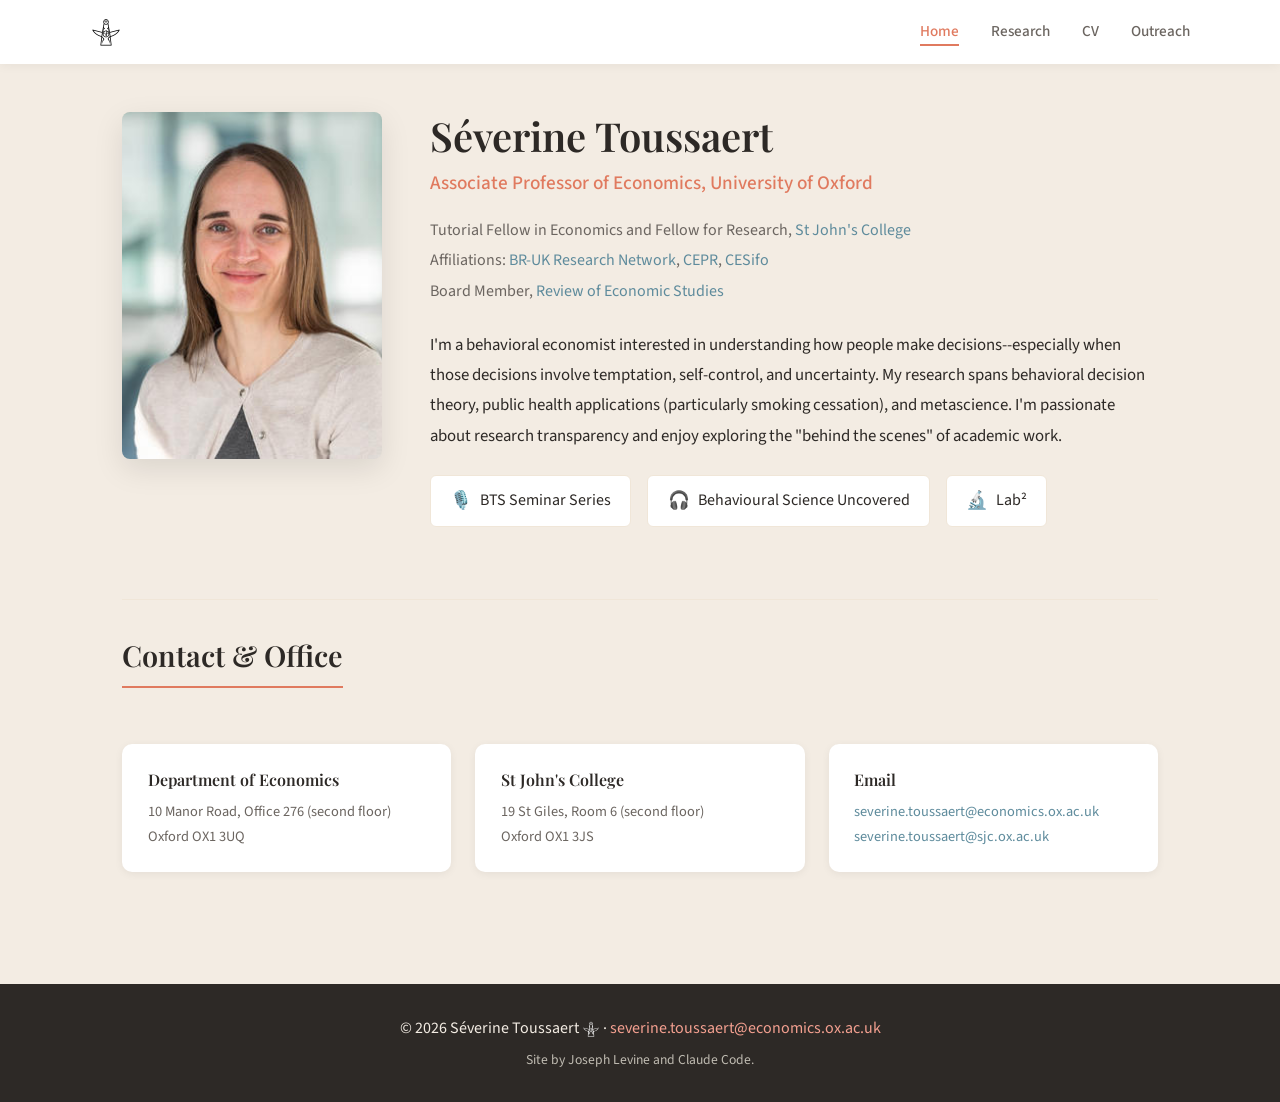
<file: index.html>
<!DOCTYPE html>
<html lang="en">
<head>
    <meta charset="UTF-8">
    <meta name="viewport" content="width=device-width, initial-scale=1.0">
    <title>Séverine Toussaert | Associate Professor of Economics</title>
    <link href="https://fonts.googleapis.com/css2?family=Playfair+Display:wght@400;500;600;700&family=Source+Sans+3:wght@300;400;500;600&display=swap" rel="stylesheet">
    <link rel="stylesheet" href="styles.css">
    <link rel="icon" type="image/png" href="favicon-footer.png">
</head>
<body>
    <nav>
        <div class="nav-container">
            <a href="index.html" class="logo" aria-label="Home">
                <img src="favicon-footer.png" alt="" width="28" height="28">
            </a>
            <ul>
                <li><a href="index.html" class="active">Home</a></li>
                <li><a href="research.html">Research</a></li>
                <li><a href="cv.html">CV</a></li>
                <li><a href="media.html">Outreach</a></li>
            </ul>
        </div>
    </nav>

    <main>
        <div class="hero">
            <div class="hero-photo">
                <img src="headshot.jpg" alt="Séverine Toussaert">
            </div>
            <div class="hero-content">
                <h1>Séverine Toussaert</h1>
                <p class="title">Associate Professor of Economics, University of Oxford</p>
                <div class="affiliations">
                    Tutorial Fellow in Economics and Fellow for Research, <a href="https://www.sjc.ox.ac.uk/" target="_blank" rel="noopener noreferrer">St John's College</a><br>
                    Affiliations: <a href="https://usher.ed.ac.uk/behavioural-research-uk" target="_blank" rel="noopener noreferrer">BR-UK Research Network</a>, <a href="https://cepr.org/" target="_blank" rel="noopener noreferrer">CEPR</a>, <a href="https://www.ifo.de/en/cesifo/cesifo-homepage" target="_blank" rel="noopener noreferrer">CESifo</a><br>
                    Board Member, <a href="https://www.restud.com/" target="_blank" rel="noopener noreferrer">Review of Economic Studies</a>
                </div>
                <p class="bio">
                    I'm a behavioral economist interested in understanding how people make decisions--especially when those decisions involve temptation, self-control, and uncertainty. My research spans behavioral decision theory, public health applications (particularly smoking cessation), and metascience. I'm passionate about research transparency and enjoy exploring the "behind the scenes" of academic work.
                </p>
                <div class="projects">
                    <a href="https://bts-seminar.net" class="project-link" target="_blank" rel="noopener noreferrer">
                        <span class="icon">🎙️</span>
                        BTS Seminar Series
                    </a>
                    <a href="https://bsuncovered.com" class="project-link" target="_blank" rel="noopener noreferrer">
                        <span class="icon">🎧</span>
                        Behavioural Science Uncovered
                    </a>
                    <a href="https://labsquare.net/" class="project-link" target="_blank" rel="noopener noreferrer">
                        <span class="icon">🔬</span>
                        Lab²
                    </a>
                </div>
            </div>
        </div>

        <section class="contact-section">
            <h2 class="section-header">Contact & Office</h2>
            <div class="contact-grid">
                <div class="contact-card">
                    <h3>Department of Economics</h3>
                    <p>10 Manor Road, Office 276 (second floor)<br>Oxford OX1 3UQ</p>
                </div>
                <div class="contact-card">
                    <h3>St John's College</h3>
                    <p>19 St Giles, Room 6 (second floor)<br>Oxford OX1 3JS</p>
                </div>
                <div class="contact-card">
                    <h3>Email</h3>
                    <p>
                        <a href="mailto:severine.toussaert@economics.ox.ac.uk">severine.toussaert@economics.ox.ac.uk</a><br>
                        <a href="mailto:severine.toussaert@sjc.ox.ac.uk">severine.toussaert@sjc.ox.ac.uk</a>
                    </p>
                </div>
            </div>
        </section>
    </main>

    <footer>
        <p class="footer-line">&copy; 2026 Séverine Toussaert <img src="favicon-footer.png" alt="" class="footer-favicon footer-favicon-light"> &middot; <a href="mailto:severine.toussaert@economics.ox.ac.uk">severine.toussaert@economics.ox.ac.uk</a></p>
        <p class="footer-credit">Site by Joseph Levine and Claude Code.</p>
    </footer>
</body>
</html>
</file>
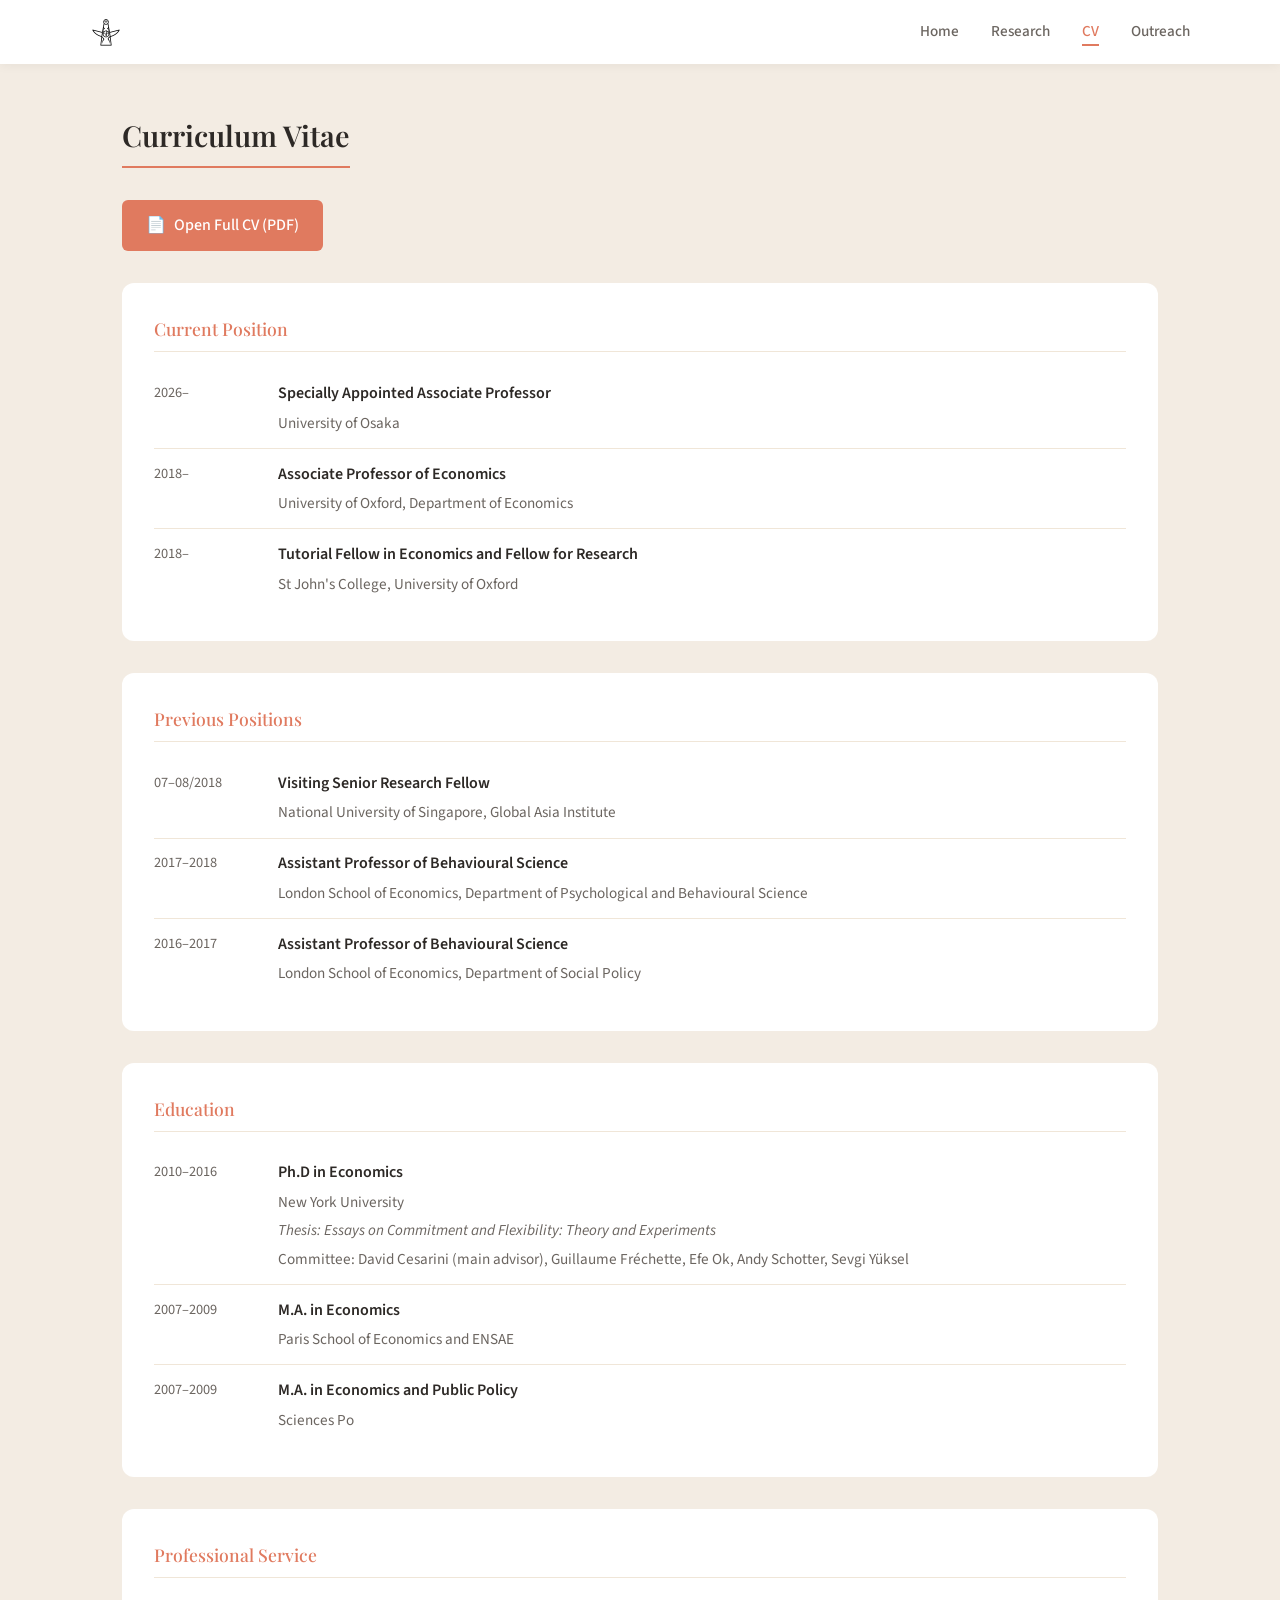
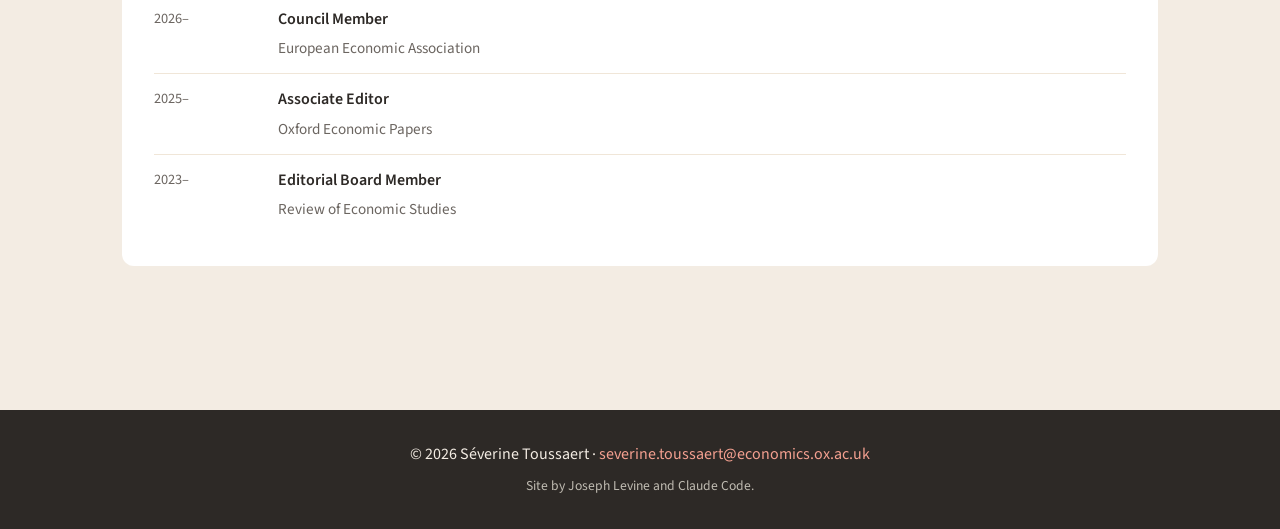
<file: cv.html>
<!DOCTYPE html>
<html lang="en">
<head>
    <meta charset="UTF-8">
    <meta name="viewport" content="width=device-width, initial-scale=1.0">
    <title>CV | Séverine Toussaert</title>
    <link href="https://fonts.googleapis.com/css2?family=Playfair+Display:wght@400;500;600;700&family=Source+Sans+3:wght@300;400;500;600&display=swap" rel="stylesheet">
    <link rel="stylesheet" href="styles.css">
    <link rel="icon" type="image/png" href="favicon-footer.png">
</head>
<body>
    <nav>
        <div class="nav-container">
            <a href="index.html" class="logo" aria-label="Home">
                <img src="favicon-footer.png" alt="" width="28" height="28">
            </a>
            <ul>
                <li><a href="index.html">Home</a></li>
                <li><a href="research.html">Research</a></li>
                <li><a href="cv.html" class="active">CV</a></li>
                <li><a href="media.html">Outreach</a></li>
            </ul>
        </div>
    </nav>

    <main>
        <h2 class="section-header">Curriculum Vitae</h2>

        <div class="cv-intro">
            <a href="new_CV.pdf" class="download-cv" target="_blank" rel="noopener noreferrer">
                <span>📄</span> Open Full CV (PDF)
            </a>
        </div>

        <div class="cv-section">
            <h3>Current Position</h3>
            <div class="cv-grid">
                <div class="cv-item">
                    <span class="cv-year">2026–</span>
                    <div class="cv-content">
                        <strong>Specially Appointed Associate Professor</strong>
                        <p>University of Osaka</p>
                    </div>
                </div>
                <div class="cv-item">
                    <span class="cv-year">2018–</span>
                    <div class="cv-content">
                        <strong>Associate Professor of Economics</strong>
                        <p>University of Oxford, Department of Economics</p>
                    </div>
                </div>
                <div class="cv-item">
                    <span class="cv-year">2018–</span>
                    <div class="cv-content">
                        <strong>Tutorial Fellow in Economics and Fellow for Research</strong>
                        <p>St John's College, University of Oxford</p>
                    </div>
                </div>
            </div>
        </div>

        <div class="cv-section">
            <h3>Previous Positions</h3>
            <div class="cv-grid">
                <div class="cv-item">
                    <span class="cv-year">07–08/2018</span>
                    <div class="cv-content">
                        <strong>Visiting Senior Research Fellow</strong>
                        <p>National University of Singapore, Global Asia Institute</p>
                    </div>
                </div>
                <div class="cv-item">
                    <span class="cv-year">2017–2018</span>
                    <div class="cv-content">
                        <strong>Assistant Professor of Behavioural Science</strong>
                        <p>London School of Economics, Department of Psychological and Behavioural Science</p>
                    </div>
                </div>
                <div class="cv-item">
                    <span class="cv-year">2016–2017</span>
                    <div class="cv-content">
                        <strong>Assistant Professor of Behavioural Science</strong>
                        <p>London School of Economics, Department of Social Policy</p>
                    </div>
                </div>
            </div>
        </div>

        <div class="cv-section">
            <h3>Education</h3>
            <div class="cv-grid">
                <div class="cv-item">
                    <span class="cv-year">2010–2016</span>
                    <div class="cv-content">
                        <strong>Ph.D in Economics</strong>
                        <p>New York University</p>
                        <p><em>Thesis: Essays on Commitment and Flexibility: Theory and Experiments</em></p>
                        <p>Committee: David Cesarini (main advisor), Guillaume Fréchette, Efe Ok, Andy Schotter, Sevgi Yüksel</p>
                    </div>
                </div>
                <div class="cv-item">
                    <span class="cv-year">2007–2009</span>
                    <div class="cv-content">
                        <strong>M.A. in Economics</strong>
                        <p>Paris School of Economics and ENSAE</p>
                    </div>
                </div>
                <div class="cv-item">
                    <span class="cv-year">2007–2009</span>
                    <div class="cv-content">
                        <strong>M.A. in Economics and Public Policy</strong>
                        <p>Sciences Po</p>
                    </div>
                </div>
            </div>
        </div>

        <div class="cv-section">
            <h3>Professional Service</h3>
            <div class="cv-grid">
                <div class="cv-item">
                    <span class="cv-year">2026–</span>
                    <div class="cv-content">
                        <strong>Council Member</strong>
                        <p>European Economic Association</p>
                    </div>
                </div>
                <div class="cv-item">
                    <span class="cv-year">2025–</span>
                    <div class="cv-content">
                        <strong>Associate Editor</strong>
                        <p>Oxford Economic Papers</p>
                    </div>
                </div>
                <div class="cv-item">
                    <span class="cv-year">2023–</span>
                    <div class="cv-content">
                        <strong>Editorial Board Member</strong>
                        <p>Review of Economic Studies</p>
                    </div>
                </div>
            </div>
        </div>

    </main>

    <footer>
        <p class="footer-line">&copy; 2026 Séverine Toussaert &middot; <a href="mailto:severine.toussaert@economics.ox.ac.uk">severine.toussaert@economics.ox.ac.uk</a></p>
        <p class="footer-credit">Site by Joseph Levine and Claude Code.</p>
    </footer>
</body>
</html>
</file>
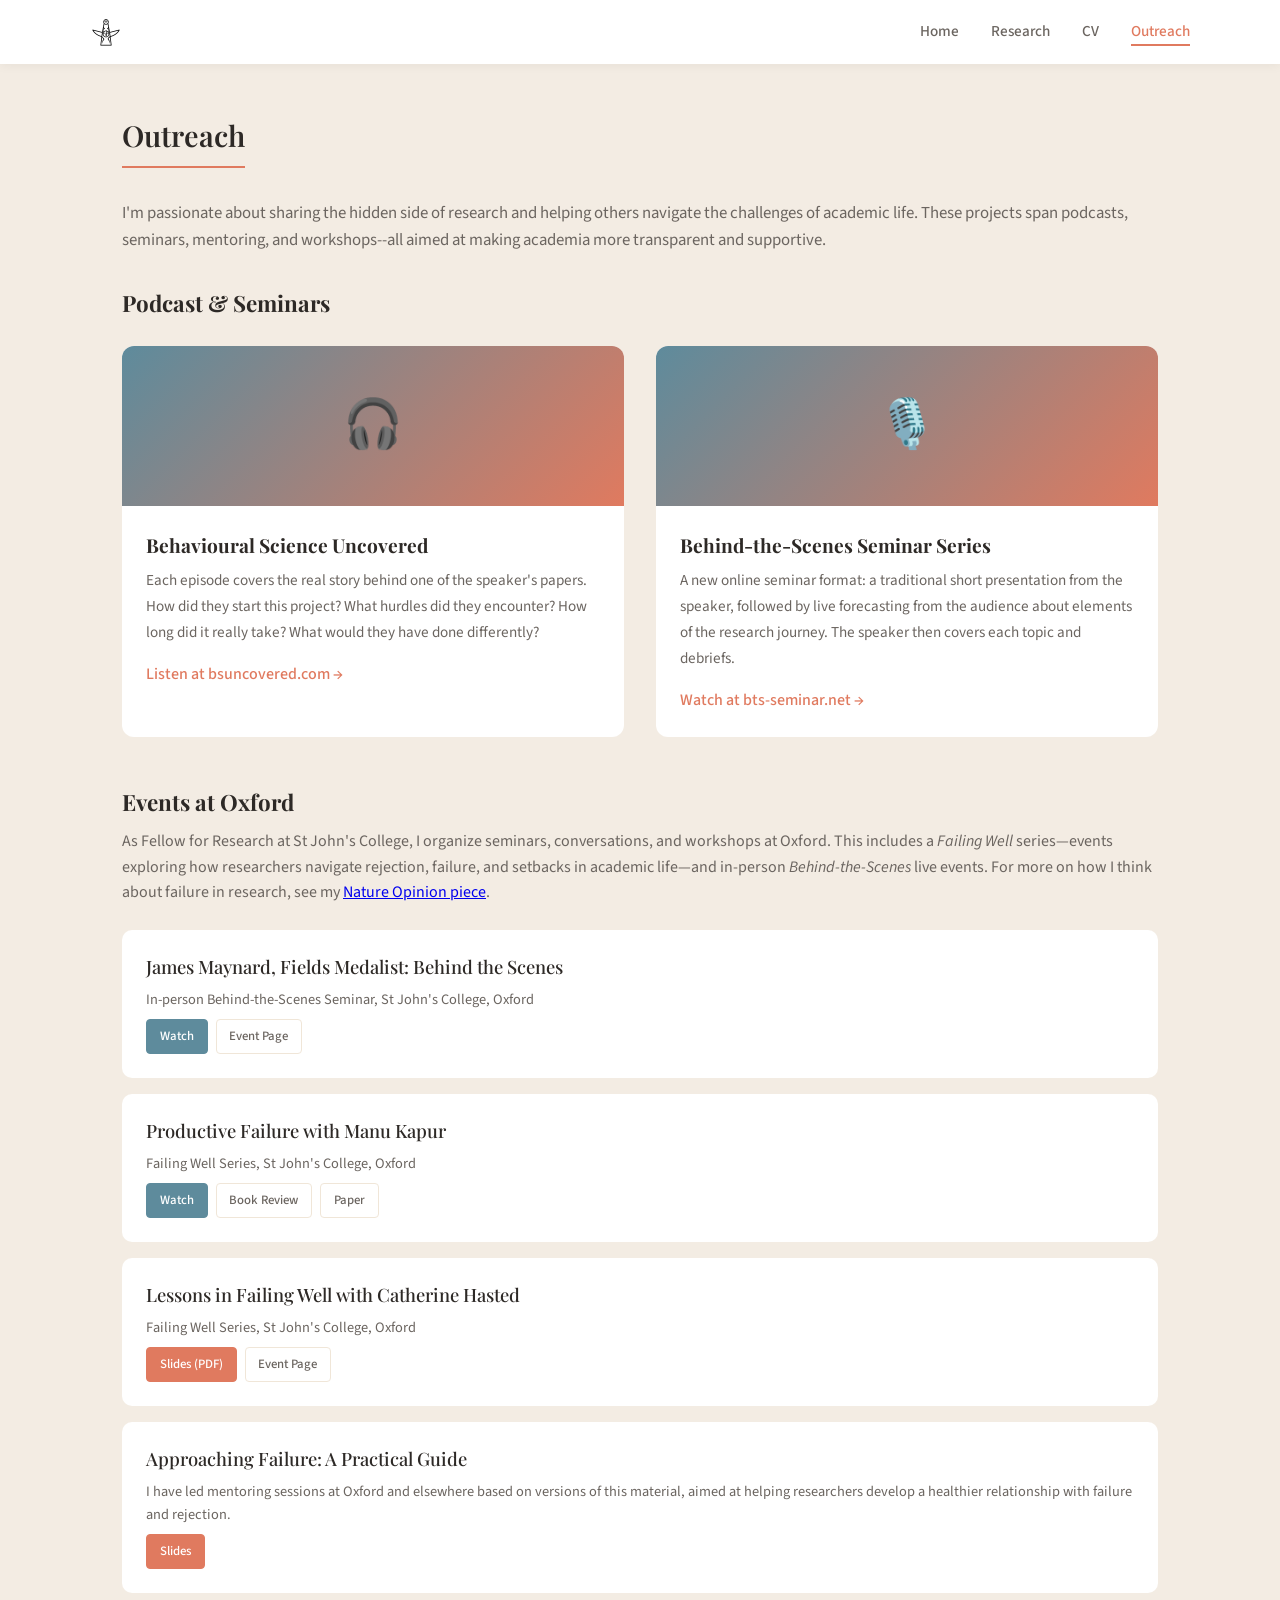
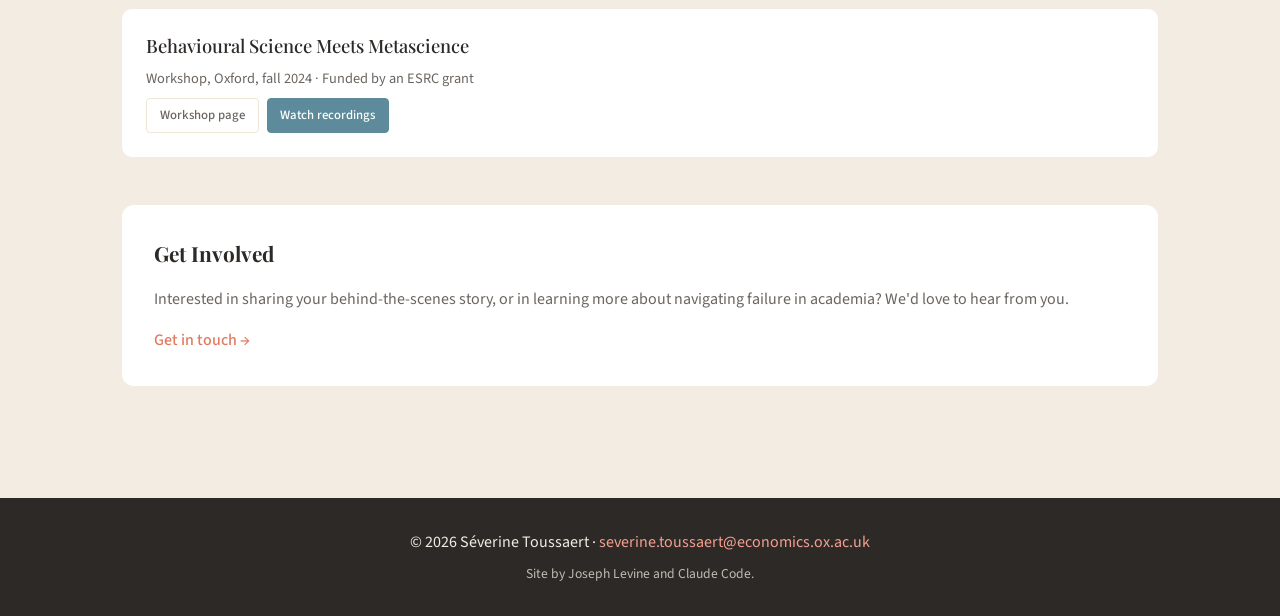
<file: media.html>
<!DOCTYPE html>
<html lang="en">
<head>
    <meta charset="UTF-8">
    <meta name="viewport" content="width=device-width, initial-scale=1.0">
    <title>Outreach | Séverine Toussaert</title>
    <link href="https://fonts.googleapis.com/css2?family=Playfair+Display:wght@400;500;600;700&family=Source+Sans+3:wght@300;400;500;600&display=swap" rel="stylesheet">
    <link rel="stylesheet" href="styles.css">
    <link rel="icon" type="image/png" href="favicon-footer.png">
</head>
<body>
    <nav>
        <div class="nav-container">
            <a href="index.html" class="logo" aria-label="Home">
                <img src="favicon-footer.png" alt="" width="28" height="28">
            </a>
            <ul>
                <li><a href="index.html">Home</a></li>
                <li><a href="research.html">Research</a></li>
                <li><a href="cv.html">CV</a></li>
                <li><a href="media.html" class="active">Outreach</a></li>
            </ul>
        </div>
    </nav>

    <main>
        <h2 class="section-header">Outreach</h2>

        <p class="media-intro">
            I'm passionate about sharing the hidden side of research and helping others navigate the challenges of academic life. These projects span podcasts, seminars, mentoring, and workshops--all aimed at making academia more transparent and supportive.
        </p>

        <!-- Podcast & Seminars -->
        <h3 style="font-family: 'Playfair Display', serif; font-size: 1.4rem; margin-bottom: 1.5rem; margin-top: 2rem;">Podcast & Seminars</h3>

        <div class="media-grid">
            <div class="media-card">
                <div class="media-card-image">🎧</div>
                <div class="media-card-content">
                    <h3>Behavioural Science Uncovered</h3>
                    <p>Each episode covers the real story behind one of the speaker's papers. How did they start this project? What hurdles did they encounter? How long did it really take? What would they have done differently?</p>
                    <a href="https://bsuncovered.com" target="_blank" rel="noopener noreferrer">Listen at bsuncovered.com &rarr;</a>
                </div>
            </div>

            <div class="media-card">
                <div class="media-card-image">🎙️</div>
                <div class="media-card-content">
                    <h3>Behind-the-Scenes Seminar Series</h3>
                    <p>A new online seminar format: a traditional short presentation from the speaker, followed by live forecasting from the audience about elements of the research journey. The speaker then covers each topic and debriefs.</p>
                    <a href="https://bts-seminar.net" target="_blank" rel="noopener noreferrer">Watch at bts-seminar.net &rarr;</a>
                </div>
            </div>
        </div>

        <!-- Events at Oxford -->
        <div style="margin-top: 3rem;">
            <h3 style="font-family: 'Playfair Display', serif; font-size: 1.4rem; margin-bottom: 0.5rem;">Events at Oxford</h3>
            <p style="color: var(--warm-gray); margin-bottom: 1.5rem;">As Fellow for Research at St John's College, I organize seminars, conversations, and workshops at Oxford. This includes a <em>Failing Well</em> series—events exploring how researchers navigate rejection, failure, and setbacks in academic life—and in-person <em>Behind-the-Scenes</em> live events. For more on how I think about failure in research, see my <a href="https://rdcu.be/eI05Y" target="_blank" rel="noopener noreferrer">Nature Opinion piece</a>.</p>

            <div class="paper-card" style="margin-top: 1.5rem;">
                <h4 class="paper-title">James Maynard, Fields Medalist: Behind the Scenes</h4>
                <p class="paper-authors">In-person Behind-the-Scenes Seminar, St John's College, Oxford</p>
                <div class="paper-buttons">
                    <a href="https://www.youtube.com/watch?v=Cs5Q-XfM1NI&t=411s" class="paper-btn slides" target="_blank" rel="noopener noreferrer">Watch</a>
                    <a href="https://www.sjc.ox.ac.uk/discover/events/behind-the-scenes-james-maynard/" class="paper-btn secondary" target="_blank" rel="noopener noreferrer">Event Page</a>
                </div>
            </div>

            <div class="paper-card">
                <h4 class="paper-title">Productive Failure with Manu Kapur</h4>
                <p class="paper-authors">Failing Well Series, St John's College, Oxford</p>
                <div class="paper-buttons">
                    <a href="https://www.youtube.com/watch?v=VPq7GRI_gh8&t=1556s" class="paper-btn slides" target="_blank" rel="noopener noreferrer">Watch</a>
                    <a href="https://rdcu.be/eUmI0" class="paper-btn secondary" target="_blank" rel="noopener noreferrer">Book Review</a>
                    <a href="papers/PF_Kapur_Roll.pdf" class="paper-btn secondary" target="_blank" rel="noopener noreferrer">Paper</a>
                </div>
            </div>

            <div class="paper-card">
                <h4 class="paper-title">Lessons in Failing Well with Catherine Hasted</h4>
                <p class="paper-authors">Failing Well Series, St John's College, Oxford</p>
                <div class="paper-buttons">
                    <a href="papers/catherine_hasted_failing_well_slides.pdf" class="paper-btn pdf" target="_blank" rel="noopener noreferrer">Slides (PDF)</a>
                    <a href="https://www.sjc.ox.ac.uk/discover/events/lessons-in-failing-well-catherine-hasted/" class="paper-btn secondary" target="_blank" rel="noopener noreferrer">Event Page</a>
                </div>
            </div>

            <div class="paper-card">
                <h4 class="paper-title">Approaching Failure: A Practical Guide</h4>
                <p class="paper-authors">I have led mentoring sessions at Oxford and elsewhere based on versions of this material, aimed at helping researchers develop a healthier relationship with failure and rejection.</p>
                <div class="paper-buttons">
                    <a href="papers/failure_guide.pdf" class="paper-btn pdf" target="_blank" rel="noopener noreferrer">Slides</a>
                </div>
            </div>

            <div class="paper-card">
                <h4 class="paper-title">Behavioural Science Meets Metascience</h4>
                <p class="paper-authors">Workshop, Oxford, fall 2024 · Funded by an ESRC grant</p>
                <div class="paper-buttons">
                    <a href="https://www.economics.ox.ac.uk/behavioural-science-meets-metascience" class="paper-btn secondary" target="_blank" rel="noopener noreferrer">Workshop page</a>
                    <a href="https://www.youtube.com/playlist?list=PLSsJijxGY7MoYM9AUjkGBqKxHYzO0KTBE" class="paper-btn slides" target="_blank" rel="noopener noreferrer">Watch recordings</a>
                </div>
            </div>
        </div>

        <div style="margin-top: 3rem; padding: 2rem; background: var(--white); border-radius: 12px;">
            <h3 style="font-family: 'Playfair Display', serif; font-size: 1.3rem; margin-bottom: 1rem;">Get Involved</h3>
            <p style="color: var(--warm-gray); margin-bottom: 1rem;">
                Interested in sharing your behind-the-scenes story, or in learning more about navigating failure in academia? We'd love to hear from you.
            </p>
            <p>
                <a href="mailto:severine.toussaert@economics.ox.ac.uk" style="color: var(--coral); text-decoration: none; font-weight: 500;">Get in touch &rarr;</a>
            </p>
        </div>
    </main>

    <footer>
        <p class="footer-line">&copy; 2026 Séverine Toussaert &middot; <a href="mailto:severine.toussaert@economics.ox.ac.uk">severine.toussaert@economics.ox.ac.uk</a></p>
        <p class="footer-credit">Site by Joseph Levine and Claude Code.</p>
    </footer>
</body>
</html>
</file>
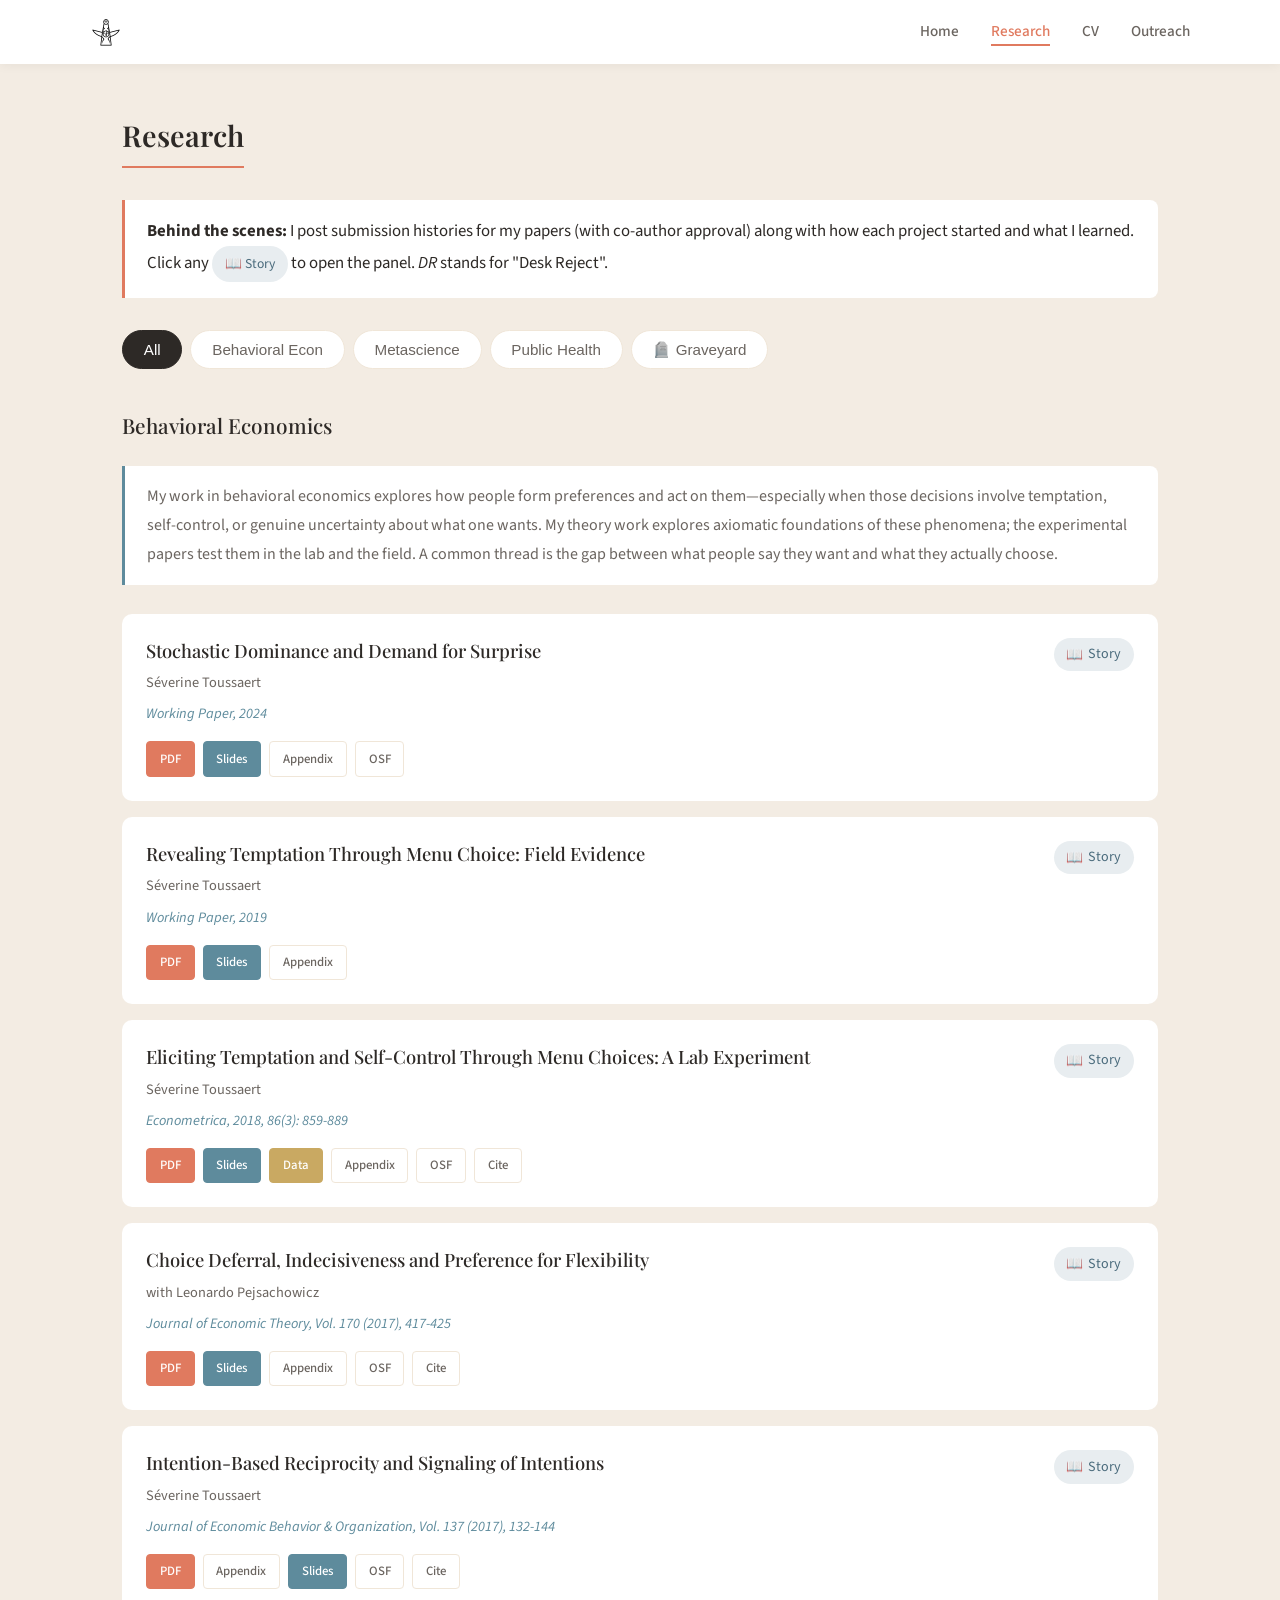
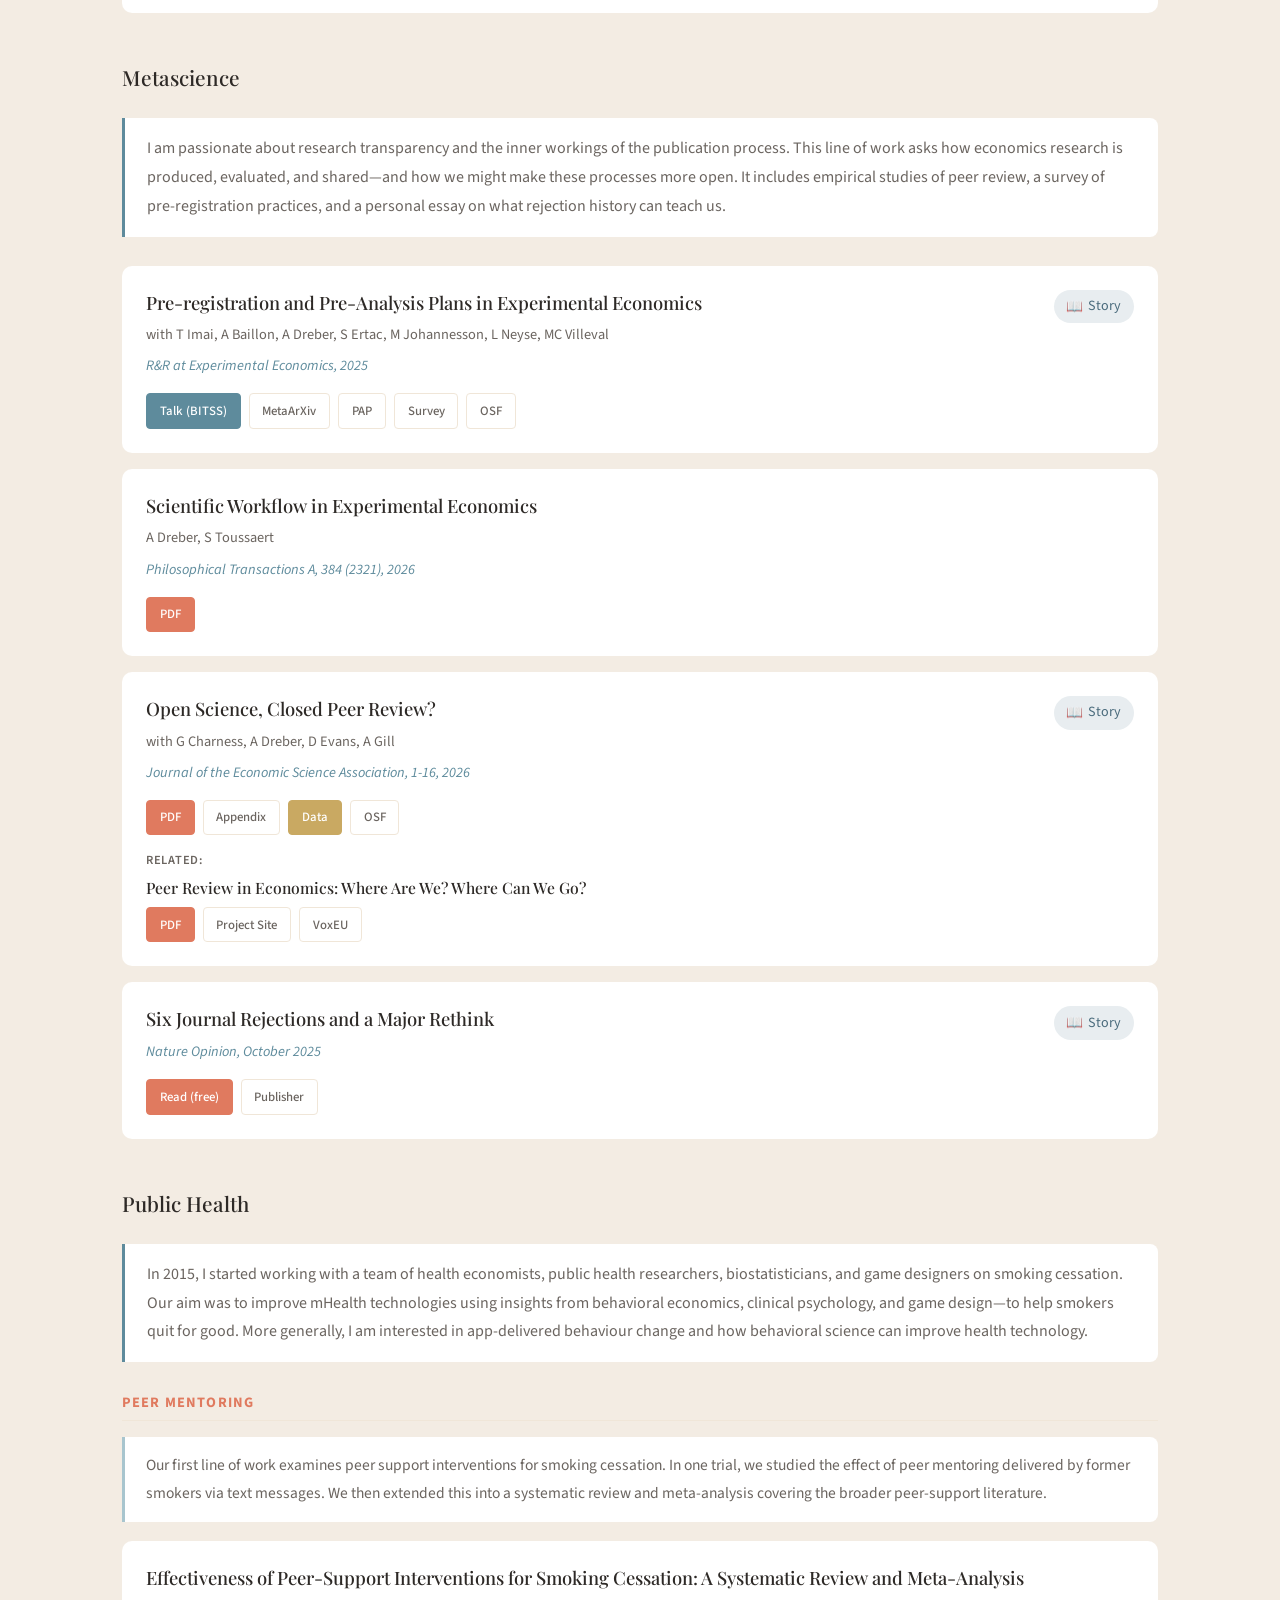
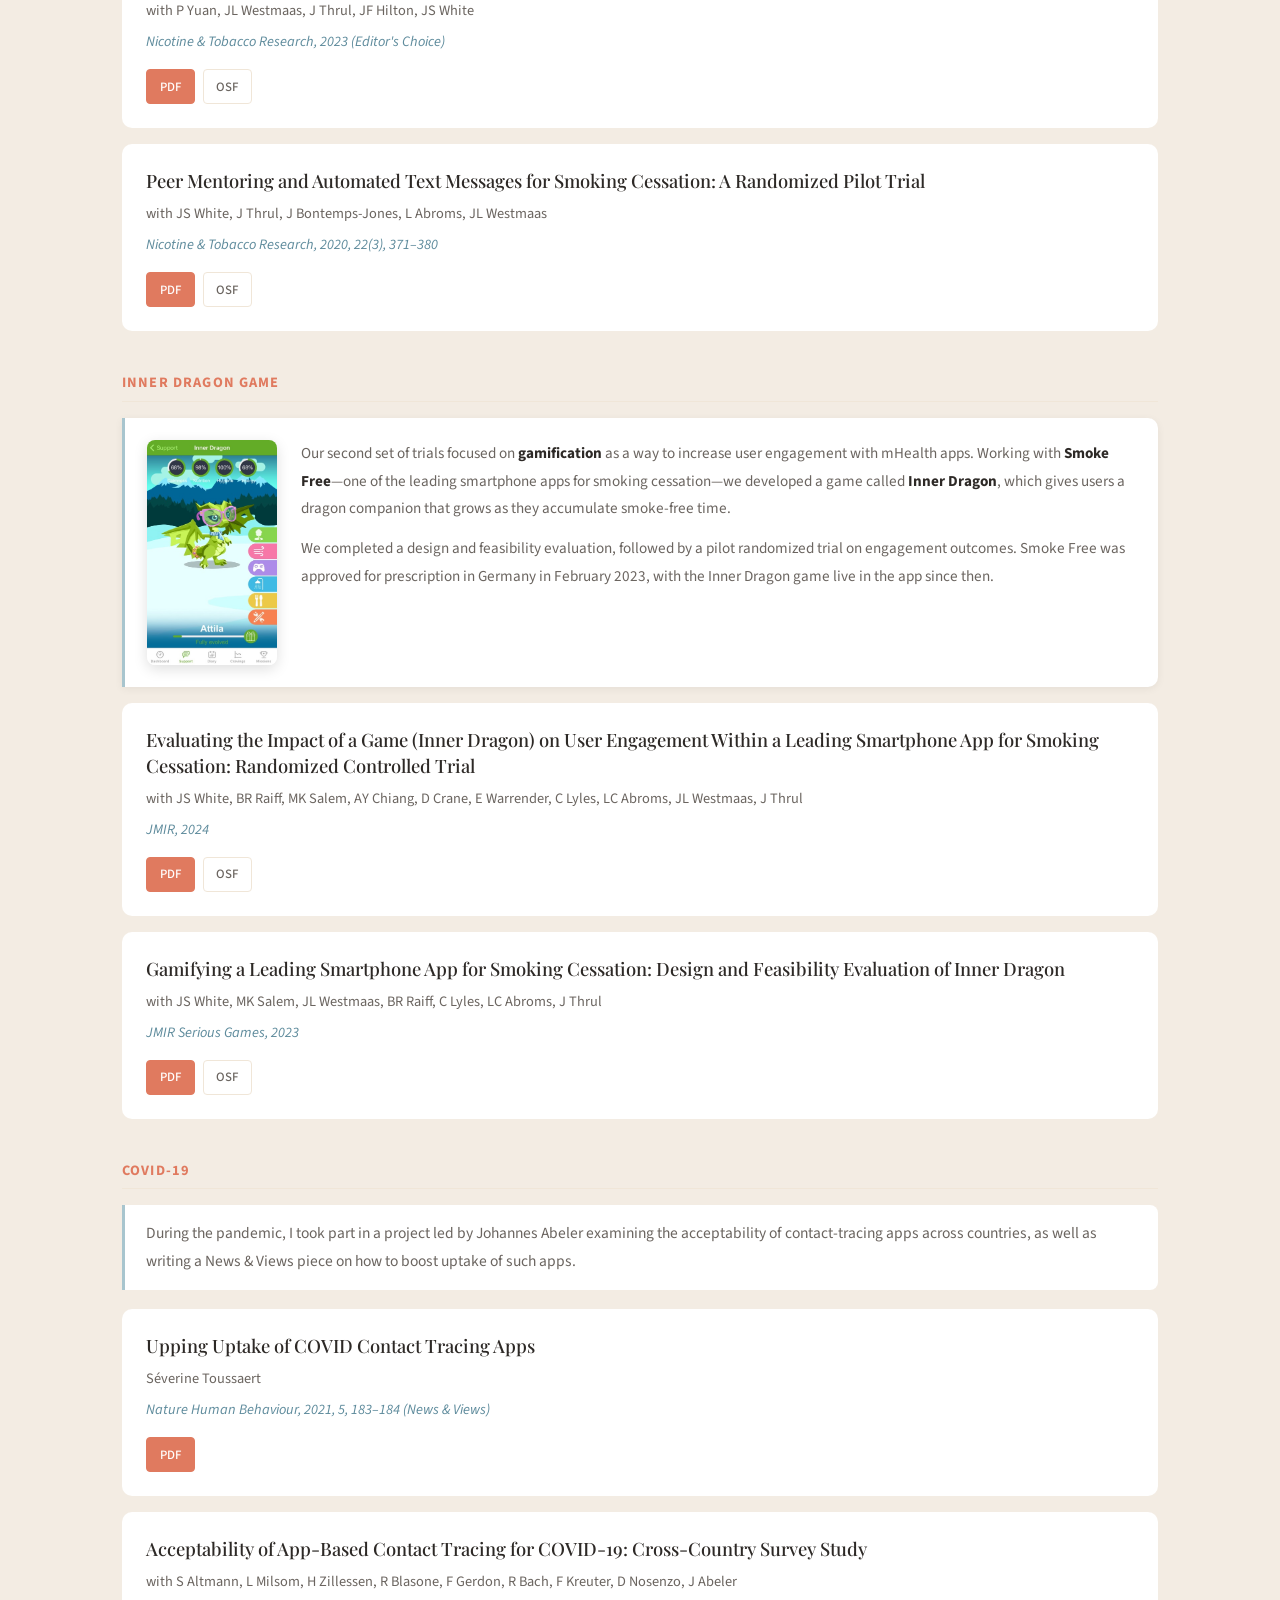
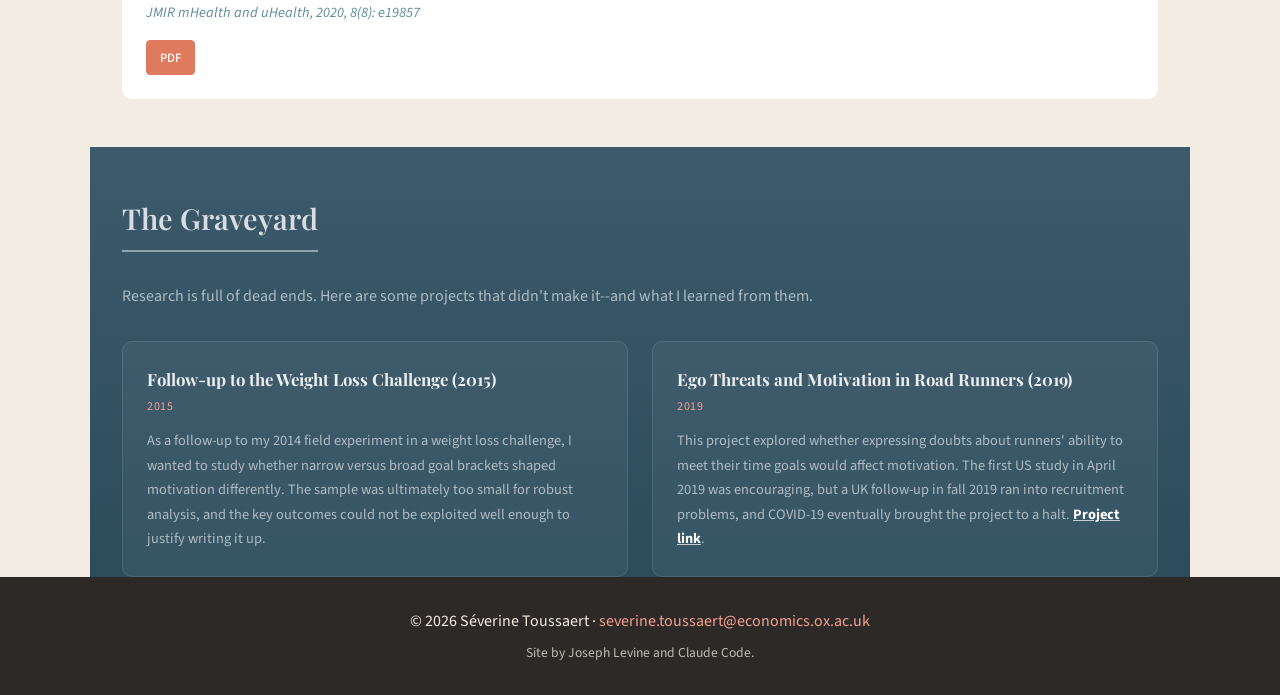
<file: research.html>
<!DOCTYPE html>
<html lang="en">
<head>
    <meta charset="UTF-8">
    <meta name="viewport" content="width=device-width, initial-scale=1.0">
    <title>Research | Séverine Toussaert</title>
    <link href="https://fonts.googleapis.com/css2?family=Playfair+Display:wght@400;500;600;700&family=Source+Sans+3:wght@300;400;500;600&display=swap" rel="stylesheet">
    <link rel="stylesheet" href="styles.css">
    <link rel="icon" type="image/png" href="favicon-footer.png">
</head>
<body>
    <nav>
        <div class="nav-container">
            <a href="index.html" class="logo" aria-label="Home">
                <img src="favicon-footer.png" alt="" width="28" height="28">
            </a>
            <ul>
                <li><a href="index.html">Home</a></li>
                <li><a href="research.html" class="active">Research</a></li>
                <li><a href="cv.html">CV</a></li>
                <li><a href="media.html">Outreach</a></li>
            </ul>
        </div>
    </nav>

    <main>
        <h2 class="section-header">Research</h2>

        <div class="research-intro">
            <p class="research-intro-story">
                <strong>Behind the scenes:</strong> I post submission histories for my papers (with co-author approval) along with how each project started and what I learned. Click any <span class="story-badge" style="pointer-events:none;vertical-align:middle;font-size:0.85rem;">📖 Story</span> to open the panel. <em>DR</em> stands for "Desk Reject".
            </p>
        </div>

        <!-- Filter Chips -->
        <div class="filter-chips">
            <button class="filter-chip active" data-filter="all">All</button>
            <button class="filter-chip" data-filter="behavioral">Behavioral Econ</button>
            <button class="filter-chip" data-filter="metascience">Metascience</button>
            <button class="filter-chip" data-filter="health">Public Health</button>
            <button class="filter-chip" data-filter="graveyard">🪦 Graveyard</button>
        </div>

        <!-- Behavioral Economics -->
        <div class="research-category" data-category="behavioral">
            <h3 class="category-title">Behavioral Economics</h3>
            <p class="category-intro">My work in behavioral economics explores how people form preferences and act on them—especially when those decisions involve temptation, self-control, or genuine uncertainty about what one wants. My theory work explores axiomatic foundations of these phenomena; the experimental papers test them in the lab and the field. A common thread is the gap between what people say they want and what they actually choose.</p>

            <!-- Working Papers first (reverse chronological) -->
            <div class="paper-card">
                <div class="paper-header">
                    <h4 class="paper-title">Stochastic Dominance and Demand for Surprise</h4>
                    <span class="story-badge" onclick="toggleStory(this)">
                        <span class="icon">📖</span> Story
                    </span>
                </div>
                <p class="paper-authors">Séverine Toussaert</p>
                <p class="paper-venue">Working Paper, 2024</p>
                <div class="paper-buttons">
                    <a href="papers/toussaert_surprise.pdf" class="paper-btn pdf" target="_blank" rel="noopener noreferrer">PDF</a>
                    <a href="papers/surprisev5.pdf" class="paper-btn slides" target="_blank" rel="noopener noreferrer">Slides</a>
                    <a href="papers/toussaert_surprise_appendix.pdf" class="paper-btn secondary" target="_blank" rel="noopener noreferrer">Appendix</a>
                    <a href="https://osf.io/ya7x6/" class="paper-btn secondary" target="_blank" rel="noopener noreferrer">OSF</a>
                </div>
                <div class="story-panel">
                    <h4>How it started</h4>
                    <p>I started thinking seriously about this project around 2018, partly because I have a soft spot for surprises. While spending the summer in Singapore, I came across a company selling surprise trips. I met the owners, and that meeting turned into a research journey. Naturally, as a serious researcher, I had to test the product on myself (purely for science, of course), and I was not disappointed. It left me wondering who else actively signs up for not knowing what comes next, and why.</p>
                    <h4>What I learned</h4>
                    <p>The project became a way to understand a broader behavioral pattern and, let's be honest, my own preferences. It asks how people value surprise, and how that squares with standard ideas such as stochastic dominance.</p>
                </div>
            </div>

            <div class="paper-card">
                <div class="paper-header">
                    <h4 class="paper-title">Revealing Temptation Through Menu Choice: Field Evidence</h4>
                    <span class="story-badge" onclick="toggleStory(this)">
                        <span class="icon">📖</span> Story
                    </span>
                </div>
                <p class="paper-authors">Séverine Toussaert</p>
                <p class="paper-venue">Working Paper, 2019</p>
                <div class="paper-buttons">
                    <a href="papers/toussaert_revealing_temptation_field.pdf" class="paper-btn pdf" target="_blank" rel="noopener noreferrer">PDF</a>
                    <a href="papers/toussaert_revealing_temptation_field_slides.pdf" class="paper-btn slides" target="_blank" rel="noopener noreferrer">Slides</a>
                    <a href="papers/toussaert_revealing_temptation_field_appendix.pdf" class="paper-btn secondary" target="_blank" rel="noopener noreferrer">Appendix</a>
                </div>
                <div class="story-panel">
                    <h4>How it started</h4>
                    <p>This project began in 2014 and was my first real attempt to leave the comfort of the lab for the field. The idea came from an NYU wellness services email advertising a weight loss challenge. Where most people saw a chance to get in shape, I saw a ready-made subject pool for studying temptation and self-control outside the lab.</p>
                    <h4>What I learned</h4>
                    <p>The project was both challenging and enjoyable. It was my first field experiment, and it shaped how I think about taking decision theory out into the messier real world.</p>
                </div>
            </div>

            <!-- Published Papers (reverse chronological) -->
            <div class="paper-card">
                <div class="paper-header">
                    <h4 class="paper-title">Eliciting Temptation and Self-Control Through Menu Choices: A Lab Experiment</h4>
                    <span class="story-badge" onclick="toggleStory(this)">
                        <span class="icon">📖</span> Story
                    </span>
                </div>
                <p class="paper-authors">Séverine Toussaert</p>
                <p class="paper-venue">Econometrica, 2018, 86(3): 859-889</p>
                <div class="paper-buttons">
                    <a href="papers/toussaert_2018_econometrica.pdf" class="paper-btn pdf" target="_blank" rel="noopener noreferrer">PDF</a>
                    <a href="papers/toussaert_2018_econometrica_slides.pdf" class="paper-btn slides" target="_blank" rel="noopener noreferrer">Slides</a>
                    <a href="https://www.econometricsociety.org/publications/econometrica/2018/05/01/eliciting-temptation-and-self-control-through-menu-choices-lab/supp/14172_Data_and_Programs.zip" class="paper-btn data" target="_blank" rel="noopener noreferrer">Data</a>
                    <a href="papers/toussaert_2018_econometrica_appendix.pdf" class="paper-btn secondary" target="_blank" rel="noopener noreferrer">Appendix</a>
                    <a href="https://osf.io/kmjrf/" class="paper-btn secondary" target="_blank" rel="noopener noreferrer">OSF</a>
                    <a href="#" class="paper-btn secondary" onclick="copyBibtex('toussaert2018ecma', event)">Cite</a>
                </div>
                <div class="story-panel">
                    <h4>How it started</h4>
                    <p>This project originated around 2012 and eventually became my job market paper in 2016. The hardest part was not the theory but finding a form of temptation that was convincing, yet tame enough to bring into a controlled experiment.</p>
                    <p>Early on, I tried using video games, especially Angry Birds, as the tempting activity. That meant many hours in the lab "testing" the game and calibrating the design, which, to anyone walking past, looked suspiciously like a PhD student having too much fun.</p>
                    <h4>Submission journey</h4>
                    <p class="submission-history">
                        QJE <span class="dr">DR</span> &rarr; Econometrica <span class="rr">R&R</span> &rarr; <span class="accepted">Accepted</span>
                    </p>
                    <h4>What I learned</h4>
                    <p>This project taught me that careful experimental design is mostly patient iteration. What sometimes looked unproductive (see Angry Birds above) was exactly what led me to the design best suited to my question. It also taught me some humility about generalizing from a single design: this paper makes an existence claim, and nothing more.</p>
                </div>
            </div>

            <div class="paper-card">
                <div class="paper-header">
                    <h4 class="paper-title">Choice Deferral, Indecisiveness and Preference for Flexibility</h4>
                    <span class="story-badge" onclick="toggleStory(this)">
                        <span class="icon">📖</span> Story
                    </span>
                </div>
                <p class="paper-authors">with Leonardo Pejsachowicz</p>
                <p class="paper-venue">Journal of Economic Theory, Vol. 170 (2017), 417-425</p>
                <div class="paper-buttons">
                    <a href="papers/pejsachowicz_toussaert_2017_jet.pdf" class="paper-btn pdf" target="_blank" rel="noopener noreferrer">PDF</a>
                    <a href="papers/pejsachowicz_toussaert_2017_jet_slides.pdf" class="paper-btn slides" target="_blank" rel="noopener noreferrer">Slides</a>
                    <a href="papers/pejsachowicz_toussaert_2017_jet_appendix.pdf" class="paper-btn secondary" target="_blank" rel="noopener noreferrer">Appendix</a>
                    <a href="https://osf.io/5j683/" class="paper-btn secondary" target="_blank" rel="noopener noreferrer">OSF</a>
                    <a href="#" class="paper-btn secondary" onclick="copyBibtex('pejsachowicz2017jet', event)">Cite</a>
                </div>
                <div class="story-panel">
                    <h4>How it started</h4>
                    <p>This was my first, and so far only, theory project. The starting intuition seemed perfectly reasonable: people should prefer flexibility when they are uncertain about their preferences, and commitment when they are certain, especially when temptation is lurking.</p>
                    <p>What followed is essentially the story of my co-author Leo proving me wrong. The intuition does not go through in any straightforward way, and the paper ended up as an impossibility result: under the proposed framework, the two simply cannot coexist.</p>
                    <h4>Submission journey</h4>
                    <p class="submission-history">
                        Econometrica <span class="dr">Reject</span> &rarr; RES <span class="dr">Reject</span> &rarr; JET <span class="accepted">Accepted</span>
                    </p>
                    <h4>What I learned</h4>
                    <p>The paper also had an instructive review path. Our first Econometrica submission relied on a long proof and a rather unattractive axiom. One reviewer pointed out that the axiom was unnecessary and sketched a much shorter proof. Rejected, but improved: a vivid lesson in how peer review can make theoretical work genuinely better.</p>
                </div>
            </div>

            <div class="paper-card">
                <div class="paper-header">
                    <h4 class="paper-title">Intention-Based Reciprocity and Signaling of Intentions</h4>
                    <span class="story-badge" onclick="toggleStory(this)">
                        <span class="icon">📖</span> Story
                    </span>
                </div>
                <p class="paper-authors">Séverine Toussaert</p>
                <p class="paper-venue">Journal of Economic Behavior & Organization, Vol. 137 (2017), 132-144</p>
                <div class="paper-buttons">
                    <a href="papers/toussaert_2017_jebo.pdf" class="paper-btn pdf" target="_blank" rel="noopener noreferrer">PDF</a>
                    <a href="papers/toussaert_2017_jebo_online_appendix.pdf" class="paper-btn secondary" target="_blank" rel="noopener noreferrer">Appendix</a>
                    <a href="papers/toussaert_2017_jebo_slides.pdf" class="paper-btn slides" target="_blank" rel="noopener noreferrer">Slides</a>
                    <a href="https://osf.io/rjpdg/" class="paper-btn secondary" target="_blank" rel="noopener noreferrer">OSF</a>
                    <a href="#" class="paper-btn secondary" onclick="copyBibtex('toussaert2017jebo', event)">Cite</a>
                </div>
                <div class="story-panel">
                    <h4>How it started</h4>
                    <p>This was my first laboratory experiment and, more broadly, my first experiment of any kind. It grew out of my master's thesis work on trust, and I approached it with a great deal of confidence: I had NSF funding, a theoretical framework, and enough optimism to name the dataset "AwesomeData" in z-Tree before collecting a single observation. The name did not turn out to be a prophecy.</p>
                    <h4>Submission journey</h4>
                    <p class="submission-history">
                        GEB <span class="dr">Reject</span> &rsaquo; MS <span class="dr">DR</span> &rsaquo; JEEA <span class="dr">DR</span> &rsaquo; Economic Journal <span class="dr">Reject</span> &rsaquo; AEJ Micro <span class="dr">DR</span> &rsaquo; European Economic Review <span class="dr">Reject</span> &rsaquo; JEBO <span class="accepted">cond. accepted</span>
                    </p>
                    <h4>What I learned</h4>
                    <p>Data collection quickly taught me that subjects do not behave like the cleanest version of a model. At one point a participant even fell asleep at the computer, so AwesomeData did excel at one thing: curing insomnia. It was an early and durable lesson that experiments are always messier in practice than on paper.</p>
                </div>
            </div>

        </div>

        <!-- Metascience -->
        <div class="research-category" data-category="metascience">
            <h3 class="category-title">Metascience</h3>
            <p class="category-intro">I am passionate about research transparency and the inner workings of the publication process. This line of work asks how economics research is produced, evaluated, and shared—and how we might make these processes more open. It includes empirical studies of peer review, a survey of pre-registration practices, and a personal essay on what rejection history can teach us.</p>

            <!-- Working Papers / Forthcoming first -->
            <div class="paper-card">
                <div class="paper-header">
                    <h4 class="paper-title">Pre-registration and Pre-Analysis Plans in Experimental Economics</h4>
                    <span class="story-badge" onclick="toggleStory(this)">
                        <span class="icon">📖</span> Story
                    </span>
                </div>
                <p class="paper-authors">with T Imai, A Baillon, A Dreber, S Ertac, M Johannesson, L Neyse, MC Villeval</p>
                <p class="paper-venue">R&R at Experimental Economics, 2025</p>
                <div class="paper-buttons">
                    <a href="https://www.youtube.com/watch?v=RwvZrUjznPc" class="paper-btn slides" target="_blank" rel="noopener noreferrer">Talk (BITSS)</a>
                    <a href="https://osf.io/preprints/metaarxiv/cj36w_v1" class="paper-btn secondary" target="_blank" rel="noopener noreferrer">MetaArXiv</a>
                    <a href="https://osf.io/auvds/files/qejkc" class="paper-btn secondary" target="_blank" rel="noopener noreferrer">PAP</a>
                    <a href="papers/PAP_survey.pdf" class="paper-btn secondary" target="_blank" rel="noopener noreferrer">Survey</a>
                    <a href="https://osf.io/e5yz4/" class="paper-btn secondary" target="_blank" rel="noopener noreferrer">OSF</a>
                </div>
                <div class="story-panel">
                    <h4>Origin</h4>
                    <p>This project started with a small team and kept growing, bringing together researchers with quite different views on pre-registration. That heterogeneity turned out to be part of the story, not just background noise.</p>
                    <h4>What I learned</h4>
                    <p>There was a certain irony in writing a paper about pre-registration, pre-registering our own analysis, and then having to deviate from it. Nor did the team always agree on how to interpret or present those deviations, which neatly mirrored one of the paper's central themes. Too bad we hadn't pre-registered how we would discuss deviations from our pre-registration.</p>
                </div>
            </div>

            <div class="paper-card">
                <h4 class="paper-title">Scientific Workflow in Experimental Economics</h4>
                <p class="paper-authors">A Dreber, S Toussaert</p>
                <p class="paper-venue">Philosophical Transactions A, 384 (2321), 2026</p>
                <div class="paper-buttons">
                    <a href="papers/dreber_toussaert_scientific_workflow_experimental_economics.pdf" class="paper-btn pdf" target="_blank" rel="noopener noreferrer">PDF</a>
                </div>
            </div>

            <!-- Published / Forthcoming -->
            <div class="paper-card">
                <div class="paper-header">
                    <h4 class="paper-title">Open Science, Closed Peer Review?</h4>
                    <span class="story-badge" onclick="toggleStory(this)">
                        <span class="icon">📖</span> Story
                    </span>
                </div>
                <p class="paper-authors">with G Charness, A Dreber, D Evans, A Gill</p>
                <p class="paper-venue">Journal of the Economic Science Association, 1-16, 2026</p>
                <div class="paper-buttons">
                    <a href="papers/charness_et_al_open_science_closed_peer_review.pdf" class="paper-btn pdf" target="_blank" rel="noopener noreferrer">PDF</a>
                    <a href="papers/charness_et_al_open_science_supplementary_material.pdf" class="paper-btn secondary" target="_blank" rel="noopener noreferrer">Appendix</a>
                    <a href="papers/charness_et_al_open_science_replication.zip" class="paper-btn data" target="_blank" rel="noopener noreferrer">Data</a>
                    <a href="https://osf.io/gj586/" class="paper-btn secondary" target="_blank" rel="noopener noreferrer">OSF</a>
                </div>
                <p style="font-size: 0.78rem; font-weight: 600; color: var(--warm-gray); text-transform: uppercase; letter-spacing: 0.06em; margin-top: 1rem; margin-bottom: 0.4rem;">Related:</p>
                <h4 class="paper-title" style="font-size: 0.98rem;">Peer Review in Economics: Where Are We? Where Can We Go?</h4>
                <div class="paper-buttons">
                    <a href="papers/toussaert_peer_review_article.pdf" class="paper-btn pdf" target="_blank" rel="noopener noreferrer">PDF</a>
                    <a href="https://evalresearch.weebly.com/" class="paper-btn secondary" target="_blank" rel="noopener noreferrer">Project Site</a>
                    <a href="https://cepr.org/voxeu/columns/economists-want-see-changes-their-peer-review-system-lets-do-something-about-it" class="paper-btn secondary" target="_blank" rel="noopener noreferrer">VoxEU</a>
                </div>
                <div class="story-panel">
                    <h4>How it started</h4>
                    <p>This project began in 2020, in the middle of the COVID-19 pandemic, with a modest goal: making peer review a better experience for authors and reviewers alike. We wanted to think seriously about both the demand side and the supply side of the system.</p>
                    <h4>Submission journey</h4>
                    <p class="submission-history">
                        JEP <span class="dr">DR</span> &rarr; JEL <span class="dr">DR</span> &rarr; JPE Micro <span class="dr">Reject</span> &rarr; EXEC <span class="dr">DR</span> &rarr; JESA <span class="accepted">Accepted</span>
                    </p>
                    <h4>What I learned</h4>
                    <p>The project was demanding from start to finish. Even fielding a survey on peer review practices proved slower and harder than expected. And the paper's own journey through peer review (see above) made its motivation feel more real than we would have liked.</p>
                </div>
            </div>

            <div class="paper-card">
                <div class="paper-header">
                    <h4 class="paper-title">Six Journal Rejections and a Major Rethink</h4>
                    <span class="story-badge" onclick="toggleStory(this)">
                        <span class="icon">📖</span> Story
                    </span>
                </div>
                <p class="paper-venue">Nature Opinion, October 2025</p>
                <div class="paper-buttons">
                    <a href="https://rdcu.be/eI05Y" class="paper-btn pdf" target="_blank" rel="noopener noreferrer">Read (free)</a>
                    <a href="https://www.nature.com/articles/d41586-025-03146-w" class="paper-btn secondary" target="_blank" rel="noopener noreferrer">Publisher</a>
                </div>
                <div class="story-panel">
                    <h4>Why I wrote this</h4>
                    <p>I wanted to show what the publication process really looks like. Six rejections sounds rough, but it's actually pretty normal; most researchers just don't talk about it in public.</p>
                </div>
            </div>



        </div>

        <!-- Public Health -->
        <div class="research-category" data-category="health">
            <h3 class="category-title">Public Health</h3>
            <p class="category-intro">In 2015, I started working with a team of health economists, public health researchers, biostatisticians, and game designers on smoking cessation. Our aim was to improve mHealth technologies using insights from behavioral economics, clinical psychology, and game design—to help smokers quit for good. More generally, I am interested in app-delivered behaviour change and how behavioral science can improve health technology.</p>

            <!-- Peer Mentoring -->
            <div class="research-subsection">
                <h4 class="subsection-title">Peer Mentoring</h4>
                <p class="subsection-desc">Our first line of work examines peer support interventions for smoking cessation. In one trial, we studied the effect of peer mentoring delivered by former smokers via text messages. We then extended this into a systematic review and meta-analysis covering the broader peer-support literature.</p>

                <div class="paper-card">
                    <h4 class="paper-title">Effectiveness of Peer-Support Interventions for Smoking Cessation: A Systematic Review and Meta-Analysis</h4>
                    <p class="paper-authors">with P Yuan, JL Westmaas, J Thrul, JF Hilton, JS White</p>
                    <p class="paper-venue">Nicotine &amp; Tobacco Research, 2023 <em>(Editor's Choice)</em></p>
                    <div class="paper-buttons">
                        <a href="https://academic.oup.com/ntr/article/25/9/1515/7115496" class="paper-btn pdf" target="_blank" rel="noopener noreferrer">PDF</a>
                        <a href="https://osf.io/4agku/" class="paper-btn secondary" target="_blank" rel="noopener noreferrer">OSF</a>
                    </div>
                </div>

                <div class="paper-card">
                    <h4 class="paper-title">Peer Mentoring and Automated Text Messages for Smoking Cessation: A Randomized Pilot Trial</h4>
                    <p class="paper-authors">with JS White, J Thrul, J Bontemps-Jones, L Abroms, JL Westmaas</p>
                    <p class="paper-venue">Nicotine &amp; Tobacco Research, 2020, 22(3), 371–380</p>
                    <div class="paper-buttons">
                        <a href="https://academic.oup.com/ntr/article-abstract/22/3/371/5402006" class="paper-btn pdf" target="_blank" rel="noopener noreferrer">PDF</a>
                        <a href="https://osf.io/8kwpe/" class="paper-btn secondary" target="_blank" rel="noopener noreferrer">OSF</a>
                    </div>
                </div>
            </div>

            <!-- Inner Dragon -->
            <div class="research-subsection">
                <h4 class="subsection-title">Inner Dragon Game</h4>

                <div class="inner-dragon-feature">
                    <img src="inner-dragon.jpg" alt="Screenshot of the Inner Dragon game in the Smoke Free app">
                    <div class="inner-dragon-feature-text">
                        <p>Our second set of trials focused on <strong>gamification</strong> as a way to increase user engagement with mHealth apps. Working with <strong>Smoke Free</strong>—one of the leading smartphone apps for smoking cessation—we developed a game called <strong>Inner Dragon</strong>, which gives users a dragon companion that grows as they accumulate smoke-free time.</p>
                        <p style="margin-top: 0.8rem;">We completed a design and feasibility evaluation, followed by a pilot randomized trial on engagement outcomes. Smoke Free was approved for prescription in Germany in February 2023, with the Inner Dragon game live in the app since then.</p>
                    </div>
                </div>

                <div class="paper-card">
                    <h4 class="paper-title">Evaluating the Impact of a Game (Inner Dragon) on User Engagement Within a Leading Smartphone App for Smoking Cessation: Randomized Controlled Trial</h4>
                    <p class="paper-authors">with JS White, BR Raiff, MK Salem, AY Chiang, D Crane, E Warrender, C Lyles, LC Abroms, JL Westmaas, J Thrul</p>
                    <p class="paper-venue">JMIR, 2024</p>
                    <div class="paper-buttons">
                        <a href="https://www.jmir.org/2024/1/e57839" class="paper-btn pdf" target="_blank" rel="noopener noreferrer">PDF</a>
                        <a href="https://osf.io/d8zgc/" class="paper-btn secondary" target="_blank" rel="noopener noreferrer">OSF</a>
                    </div>
                </div>

                <div class="paper-card">
                    <h4 class="paper-title">Gamifying a Leading Smartphone App for Smoking Cessation: Design and Feasibility Evaluation of Inner Dragon</h4>
                    <p class="paper-authors">with JS White, MK Salem, JL Westmaas, BR Raiff, C Lyles, LC Abroms, J Thrul</p>
                    <p class="paper-venue">JMIR Serious Games, 2023</p>
                    <div class="paper-buttons">
                        <a href="https://games.jmir.org/2023/1/e46602" class="paper-btn pdf" target="_blank" rel="noopener noreferrer">PDF</a>
                        <a href="https://osf.io/cfbqx/" class="paper-btn secondary" target="_blank" rel="noopener noreferrer">OSF</a>
                    </div>
                </div>
            </div>

            <!-- COVID-19 -->
            <div class="research-subsection">
                <h4 class="subsection-title">COVID-19</h4>
                <p class="subsection-desc">During the pandemic, I took part in a project led by Johannes Abeler examining the acceptability of contact-tracing apps across countries, as well as writing a News &amp; Views piece on how to boost uptake of such apps.</p>

                <div class="paper-card">
                    <h4 class="paper-title">Upping Uptake of COVID Contact Tracing Apps</h4>
                    <p class="paper-authors">Séverine Toussaert</p>
                    <p class="paper-venue">Nature Human Behaviour, 2021, 5, 183–184 <em>(News &amp; Views)</em></p>
                    <div class="paper-buttons">
                        <a href="https://www.nature.com/articles/s41562-021-01048-1" class="paper-btn pdf" target="_blank" rel="noopener noreferrer">PDF</a>
                    </div>
                </div>

                <div class="paper-card">
                    <h4 class="paper-title">Acceptability of App-Based Contact Tracing for COVID-19: Cross-Country Survey Study</h4>
                    <p class="paper-authors">with S Altmann, L Milsom, H Zillessen, R Blasone, F Gerdon, R Bach, F Kreuter, D Nosenzo, J Abeler</p>
                    <p class="paper-venue">JMIR mHealth and uHealth, 2020, 8(8): e19857</p>
                    <div class="paper-buttons">
                        <a href="https://mhealth.jmir.org/2020/8/e19857/" class="paper-btn pdf" target="_blank" rel="noopener noreferrer">PDF</a>
                    </div>
                </div>
            </div>
        </div>

        <!-- Graveyard Section -->
        <section class="graveyard-section">
            <div class="section-container">
                <h2 class="section-header">The Graveyard</h2>
                <p class="graveyard-intro">
                    Research is full of dead ends. Here are some projects that didn't make it--and what I learned from them.
                </p>

                <div class="graveyard-grid">
                    <div class="graveyard-item">
                        <h4>Follow-up to the Weight Loss Challenge (2015)</h4>
                        <p class="status">2015</p>
                        <p>As a follow-up to my 2014 field experiment in a weight loss challenge, I wanted to study whether narrow versus broad goal brackets shaped motivation differently. The sample was ultimately too small for robust analysis, and the key outcomes could not be exploited well enough to justify writing it up.</p>
                    </div>

                    <div class="graveyard-item">
                        <h4>Ego Threats and Motivation in Road Runners (2019)</h4>
                        <p class="status">2019</p>
                        <p>This project explored whether expressing doubts about runners' ability to meet their time goals would affect motivation. The first US study in April 2019 was encouraging, but a UK follow-up in fall 2019 ran into recruitment problems, and COVID-19 eventually brought the project to a halt. <a href="https://osf.io/df8vu/overview" target="_blank" rel="noopener noreferrer">Project link</a>.</p>
                    </div>
                </div>
            </div>
        </section>
    </main>

    <footer>
        <p class="footer-line">&copy; 2026 Séverine Toussaert &middot; <a href="mailto:severine.toussaert@economics.ox.ac.uk">severine.toussaert@economics.ox.ac.uk</a></p>
        <p class="footer-credit">Site by Joseph Levine and Claude Code.</p>
    </footer>

    <script>
        // Toggle story panel visibility
        function toggleStory(badge) {
            const card = badge.closest('.paper-card');
            const panel = card.querySelector('.story-panel');
            if (panel) {
                panel.classList.toggle('visible');
                // Update badge text
                const isVisible = panel.classList.contains('visible');
                badge.innerHTML = isVisible
                    ? '<span class="icon">📖</span> Hide'
                    : '<span class="icon">📖</span> Story';
            }
        }

        // BibTeX entries
        const bibtexEntries = {
            toussaert2018ecma: `@article{toussaert2018eliciting,
  title={Eliciting Temptation and Self-Control Through Menu Choices: A Lab Experiment},
  author={Toussaert, S{\\'e}verine},
  journal={Econometrica},
  volume={86},
  number={3},
  pages={859--889},
  year={2018},
  publisher={Wiley}
}`,
            pejsachowicz2017jet: `@article{pejsachowicz2017choice,
  title={Choice Deferral, Indecisiveness and Preference for Flexibility},
  author={Pejsachowicz, Leonardo and Toussaert, S{\\'e}verine},
  journal={Journal of Economic Theory},
  volume={170},
  pages={417--425},
  year={2017},
  publisher={Elsevier}
}`,
            toussaert2017jebo: `@article{toussaert2017intention,
  title={Intention-Based Reciprocity and Signaling of Intentions},
  author={Toussaert, S{\\'e}verine},
  journal={Journal of Economic Behavior \\& Organization},
  volume={137},
  pages={132--144},
  year={2017},
  publisher={Elsevier}
}`
        };

        function copyBibtex(key, event) {
            event.preventDefault();
            const entry = bibtexEntries[key];
            if (entry) {
                navigator.clipboard.writeText(entry).then(() => {
                    const btn = event.target;
                    const original = btn.textContent;
                    btn.textContent = 'Copied!';
                    setTimeout(() => { btn.textContent = original; }, 1500);
                });
            }
        }

        // Filter functionality
        const filterChips = document.querySelectorAll('.filter-chip');
        const categories = document.querySelectorAll('.research-category');
        const graveyardSection = document.querySelector('.graveyard-section');

        filterChips.forEach(chip => {
            chip.addEventListener('click', () => {
                // Update active state
                filterChips.forEach(c => c.classList.remove('active'));
                chip.classList.add('active');

                const filter = chip.dataset.filter;

                categories.forEach(cat => {
                    if (filter === 'all' || cat.dataset.category === filter) {
                        cat.style.display = 'block';
                    } else {
                        cat.style.display = 'none';
                    }
                });

                if (graveyardSection) {
                    graveyardSection.style.display = (filter === 'all' || filter === 'graveyard') ? '' : 'none';
                }
            });
        });
    </script>
</body>
</html>
</file>
<file: styles.css>
/* ========================================
   REFINED MOCKUP - Shared Styles
   Academic Warm base + Muted Iceberg accents
   Multi-page layout with story badges
   ======================================== */

:root {
    /* Academic Warm - Primary Palette */
    --cream: #F3ECE3;
    --cream-dark: #F0E6D8;
    --warm-gray: #6B6560;
    --charcoal: #2D2926;
    --coral: #E07A5F;
    --coral-light: #F4A090;
    --soft-blue: #5E8B9C;
    --soft-blue-light: #A8C5CE;
    --gold: #C9A962;
    --white: #FFFFFF;

    /* Muted Iceberg - Secondary Palette */
    --slate-light: #E8EDF0;
    --slate-mid: #8FA3B0;
    --slate-deep: #4A6B7C;
    --slate-dark: #3D5A6C;
    --slate-abyss: #2A4A5A;
}

* {
    margin: 0;
    padding: 0;
    box-sizing: border-box;
}

body {
    font-family: 'Source Sans 3', -apple-system, BlinkMacSystemFont, sans-serif;
    background-color: var(--cream);
    color: var(--charcoal);
    line-height: 1.6;
    font-size: 16px;
}

/* ==================== NAVIGATION ==================== */
nav {
    background: var(--white);
    padding: 1rem 2rem;
    position: sticky;
    top: 0;
    z-index: 100;
    box-shadow: 0 2px 10px rgba(0,0,0,0.05);
}

nav .nav-container {
    max-width: 1100px;
    margin: 0 auto;
    display: flex;
    justify-content: space-between;
    align-items: center;
}

nav .logo {
    display: inline-flex;
    align-items: center;
    justify-content: center;
    flex: 0 0 2rem;
    width: 2rem;
    height: 2rem;
    overflow: hidden;
    text-decoration: none;
}

nav .logo img {
    display: block;
    width: 100%;
    max-width: 100%;
    height: 100%;
    max-height: 100%;
    object-fit: contain;
}

nav ul {
    display: flex;
    list-style: none;
    gap: 2rem;
}

nav a {
    color: var(--warm-gray);
    text-decoration: none;
    font-weight: 500;
    font-size: 0.95rem;
    transition: color 0.2s;
    position: relative;
}

nav a:hover, nav a.active {
    color: var(--coral);
}

nav a.active::after {
    content: '';
    position: absolute;
    bottom: -4px;
    left: 0;
    width: 100%;
    height: 2px;
    background: var(--coral);
}

/* ==================== MAIN LAYOUT ==================== */
main {
    max-width: 1100px;
    margin: 0 auto;
    padding: 3rem 2rem;
}

/* ==================== TYPOGRAPHY ==================== */
h1, h2, h3, h4, h5 {
    font-family: 'Playfair Display', Georgia, serif;
}

.section-header {
    font-size: 1.8rem;
    font-weight: 600;
    margin-bottom: 2rem;
    padding-bottom: 0.5rem;
    border-bottom: 2px solid var(--coral);
    display: inline-block;
}

/* ==================== HERO SECTION ==================== */
.hero {
    display: grid;
    grid-template-columns: 260px 1fr;
    gap: 3rem;
    align-items: start;
    margin-bottom: 3rem;
}

.hero-photo {
    width: 100%;
    aspect-ratio: 3/4;
    background: var(--cream-dark);
    border-radius: 8px;
    overflow: hidden;
    box-shadow: 0 10px 30px rgba(0,0,0,0.1);
    display: flex;
    align-items: center;
    justify-content: center;
    color: var(--warm-gray);
    font-size: 0.9rem;
}

.hero-photo img {
    width: 100%;
    height: 100%;
    object-fit: cover;
}

.hero-content h1 {
    font-size: 2.5rem;
    font-weight: 600;
    color: var(--charcoal);
    margin-bottom: 0.5rem;
    line-height: 1.2;
}

.hero-content .title {
    font-size: 1.2rem;
    color: var(--coral);
    font-weight: 500;
    margin-bottom: 1rem;
}

.hero-content .affiliations {
    font-size: 1rem;
    color: var(--warm-gray);
    margin-bottom: 1.5rem;
    line-height: 1.9;
}

.hero-content .affiliations a {
    color: var(--soft-blue);
    text-decoration: none;
}

.hero-content .affiliations a:hover {
    text-decoration: underline;
}

.hero-content .bio {
    font-size: 1.05rem;
    line-height: 1.8;
    margin-bottom: 1.5rem;
}

/* Project Links */
.projects {
    display: flex;
    gap: 1rem;
    flex-wrap: wrap;
    margin-bottom: 1.5rem;
}

.project-link {
    display: inline-flex;
    align-items: center;
    gap: 0.5rem;
    padding: 0.7rem 1.2rem;
    background: var(--white);
    border: 1px solid var(--cream-dark);
    border-radius: 6px;
    color: var(--charcoal);
    text-decoration: none;
    font-size: 1rem;
    transition: all 0.2s;
}

.project-link:hover {
    border-color: var(--coral);
    box-shadow: 0 4px 12px rgba(224, 122, 95, 0.15);
}

.project-link .icon {
    font-size: 1.1rem;
}

/* Contact Info */
.contact-info {
    font-size: 0.95rem;
    color: var(--warm-gray);
}

.contact-info a {
    color: var(--soft-blue);
    text-decoration: none;
}

.contact-info a:hover {
    text-decoration: underline;
}

/* ==================== CONTACT SECTION (homepage) ==================== */
.contact-section {
    margin-top: 3rem;
    padding-top: 2rem;
    border-top: 1px solid var(--cream-dark);
}

.contact-grid {
    display: grid;
    grid-template-columns: repeat(auto-fit, minmax(220px, 1fr));
    gap: 1.5rem;
    margin-top: 1.5rem;
}

.contact-card {
    background: var(--white);
    border-radius: 10px;
    padding: 1.4rem 1.6rem;
    box-shadow: 0 2px 8px rgba(0,0,0,0.06);
}

.contact-card h3 {
    font-family: 'Playfair Display', serif;
    font-size: 1rem;
    font-weight: 600;
    color: var(--charcoal);
    margin-bottom: 0.5rem;
}

.contact-card p {
    font-size: 0.9rem;
    color: var(--warm-gray);
    line-height: 1.7;
}

.contact-card a {
    color: var(--soft-blue);
    text-decoration: none;
}

.contact-card a:hover {
    text-decoration: underline;
}

/* ==================== RESEARCH PAGE ==================== */

.research-intro {
    margin-bottom: 2rem;
}

.research-intro-story {
    background: var(--white);
    border-left: 3px solid var(--coral);
    border-radius: 0 8px 8px 0;
    padding: 1rem 1.4rem;
    font-size: 1.05rem;
    color: var(--charcoal);
    line-height: 1.8;
}

/* Filter Chips */
.filter-chips {
    display: flex;
    gap: 0.5rem;
    flex-wrap: wrap;
    margin-bottom: 2.5rem;
}

.filter-chip {
    padding: 0.6rem 1.3rem;
    font-size: 0.95rem;
    font-weight: 500;
    border: 1px solid var(--cream-dark);
    background: var(--white);
    border-radius: 100px;
    color: var(--warm-gray);
    cursor: pointer;
    transition: all 0.2s;
}

.filter-chip:hover {
    border-color: var(--coral-light);
    color: var(--coral);
}

.filter-chip.active {
    background: var(--charcoal);
    border-color: var(--charcoal);
    color: var(--white);
}

/* Research Category */
.research-category {
    margin-bottom: 3rem;
}

.category-title {
    font-size: 1.3rem;
    font-weight: 500;
    color: var(--charcoal);
    margin-bottom: 1.5rem;
    display: flex;
    align-items: center;
    gap: 0.5rem;
}

.category-title .count {
    font-family: 'Source Sans 3', sans-serif;
    font-size: 0.85rem;
    color: var(--warm-gray);
    font-weight: 400;
}

/* Paper Cards */
.paper-card {
    background: var(--white);
    border-radius: 10px;
    padding: 1.5rem;
    margin-bottom: 1rem;
    transition: all 0.2s;
    position: relative;
}

.paper-card:hover {
    box-shadow: 0 8px 25px rgba(0,0,0,0.08);
    transform: translateY(-2px);
}

.paper-header {
    display: flex;
    align-items: flex-start;
    gap: 0.75rem;
}

.paper-title {
    font-size: 1.15rem;
    font-weight: 500;
    color: var(--charcoal);
    margin-bottom: 0.5rem;
    line-height: 1.4;
    flex: 1;
}

.paper-authors {
    font-size: 0.9rem;
    color: var(--warm-gray);
    margin-bottom: 0.5rem;
}

.paper-venue {
    font-size: 0.9rem;
    color: var(--soft-blue);
    font-style: italic;
    margin-bottom: 1rem;
}

.paper-buttons {
    display: flex;
    gap: 0.5rem;
    flex-wrap: wrap;
}

.paper-btn {
    padding: 0.4rem 0.8rem;
    font-size: 0.8rem;
    font-weight: 500;
    border-radius: 4px;
    text-decoration: none;
    transition: all 0.2s;
    border: 1px solid;
}

.paper-btn.pdf {
    background: var(--coral);
    border-color: var(--coral);
    color: var(--white);
}

.paper-btn.pdf:hover {
    background: #c96a52;
}

.paper-btn.slides {
    background: var(--soft-blue);
    border-color: var(--soft-blue);
    color: var(--white);
}

.paper-btn.slides:hover {
    background: #4d7a8a;
}

.paper-btn.data, .paper-btn.code {
    background: var(--gold);
    border-color: var(--gold);
    color: var(--white);
}

.paper-btn.secondary {
    background: transparent;
    border-color: var(--cream-dark);
    color: var(--warm-gray);
}

.paper-btn.secondary:hover {
    border-color: var(--coral);
    color: var(--coral);
}

/* Story Badge */
.story-badge {
    display: inline-flex;
    align-items: center;
    gap: 0.3rem;
    padding: 0.35rem 0.8rem;
    background: var(--slate-light);
    border-radius: 100px;
    font-size: 0.88rem;
    color: var(--slate-deep);
    cursor: pointer;
    transition: all 0.2s;
    white-space: nowrap;
    flex-shrink: 0;
}

.story-badge:hover {
    background: var(--slate-mid);
    color: var(--white);
}

.story-badge .icon {
    font-size: 0.85rem;
}

/* Story Panel */
.story-panel {
    display: none;
    margin-top: 1rem;
    padding: 1.25rem;
    background: linear-gradient(135deg, var(--slate-light) 0%, var(--cream-dark) 100%);
    border-radius: 8px;
    border-left: 3px solid var(--slate-deep);
    animation: slideDown 0.3s ease;
}

.story-panel.visible {
    display: block;
}

@keyframes slideDown {
    from {
        opacity: 0;
        transform: translateY(-10px);
    }
    to {
        opacity: 1;
        transform: translateY(0);
    }
}

.story-panel h4 {
    font-family: 'Source Sans 3', sans-serif;
    font-size: 0.8rem;
    font-weight: 600;
    text-transform: uppercase;
    letter-spacing: 0.05em;
    color: var(--slate-deep);
    margin-bottom: 0.5rem;
    margin-top: 1rem;
}

.story-panel h4:first-child {
    margin-top: 0;
}

.story-panel p {
    font-size: 0.9rem;
    line-height: 1.7;
    color: var(--charcoal);
}

.submission-history {
    font-family: monospace;
    font-size: 0.85rem;
    padding: 0.5rem 0.6rem;
    background: var(--white);
    border-radius: 4px;
    display: block;
    line-height: 1.9;
    word-break: break-word;
}

.submission-history .dr {
    color: #c0392b;
}

.submission-history .rr {
    color: var(--gold);
}

.submission-history .accepted {
    color: #27ae60;
}

/* Category intro — full-width card, soft-blue left border */
.category-intro {
    background: var(--white);
    border-left: 3px solid var(--soft-blue);
    border-radius: 0 8px 8px 0;
    padding: 1rem 1.4rem;
    font-size: 1rem;
    color: var(--warm-gray);
    line-height: 1.8;
    margin-bottom: 1.8rem;
}

/* Research subsections (within a category) */
.research-subsection {
    margin-bottom: 2.5rem;
}

.subsection-title {
    font-family: 'Source Sans 3', sans-serif;
    font-size: 0.9rem;
    font-weight: 700;
    text-transform: uppercase;
    letter-spacing: 0.08em;
    color: var(--coral);
    margin-bottom: 1rem;
    padding-bottom: 0.4rem;
    border-bottom: 1px solid var(--cream-dark);
}

/* Subsection description — full-width card, lighter soft-blue border */
.subsection-desc {
    background: var(--white);
    border-left: 3px solid var(--soft-blue-light);
    border-radius: 0 8px 8px 0;
    padding: 0.9rem 1.3rem;
    font-size: 0.97rem;
    color: var(--warm-gray);
    line-height: 1.8;
    margin-bottom: 1.2rem;
}

/* Inner Dragon feature block — white card with shadow, matching the card family */
.inner-dragon-feature {
    display: grid;
    grid-template-columns: 130px 1fr;
    gap: 1.5rem;
    align-items: start;
    background: var(--white);
    border-left: 3px solid var(--soft-blue-light);
    border-radius: 0 10px 10px 0;
    padding: 1.4rem;
    margin-bottom: 1rem;
    box-shadow: 0 2px 8px rgba(0,0,0,0.06);
}

.inner-dragon-feature img {
    width: 100%;
    border-radius: 8px;
    box-shadow: 0 4px 14px rgba(0,0,0,0.13);
}

.inner-dragon-feature-text p {
    font-size: 0.95rem;
    color: var(--warm-gray);
    line-height: 1.8;
}

.inner-dragon-feature-text strong {
    color: var(--charcoal);
}

@media (max-width: 768px) {
    .inner-dragon-feature {
        grid-template-columns: 1fr;
    }

    .inner-dragon-feature img {
        max-width: 130px;
        margin: 0 auto;
        display: block;
    }
}

/* ==================== CV PAGE ==================== */
.cv-intro {
    margin-bottom: 2rem;
}

.download-cv {
    display: inline-flex;
    align-items: center;
    gap: 0.5rem;
    padding: 0.8rem 1.5rem;
    background: var(--coral);
    color: var(--white);
    text-decoration: none;
    border-radius: 6px;
    font-weight: 500;
    transition: background 0.2s;
}

.download-cv:hover {
    background: #c96a52;
}

.cv-section {
    background: var(--white);
    border-radius: 12px;
    padding: 2rem;
    margin-bottom: 2rem;
}

.cv-section h3 {
    font-size: 1.1rem;
    font-weight: 500;
    color: var(--coral);
    margin-bottom: 1rem;
    padding-bottom: 0.5rem;
    border-bottom: 1px solid var(--cream-dark);
}

.cv-grid {
    display: grid;
    gap: 0;
}

.cv-item {
    display: grid;
    grid-template-columns: 100px 1fr;
    gap: 1.5rem;
    padding: 0.8rem 0;
    border-bottom: 1px solid var(--cream-dark);
}

.cv-item:last-child {
    border-bottom: none;
}

.cv-year {
    font-size: 0.9rem;
    color: var(--warm-gray);
}

.cv-content strong {
    font-weight: 600;
    color: var(--charcoal);
}

.cv-content p {
    font-size: 0.95rem;
    color: var(--warm-gray);
    margin-top: 0.25rem;
}

/* ==================== MEDIA PAGE ==================== */
.media-intro {
    font-size: 1.05rem;
    color: var(--warm-gray);
    margin-bottom: 2rem;
    max-width: none;
}

.media-grid {
    display: grid;
    grid-template-columns: repeat(auto-fit, minmax(320px, 1fr));
    gap: 2rem;
}

.media-card {
    background: var(--white);
    border-radius: 12px;
    overflow: hidden;
    transition: transform 0.2s, box-shadow 0.2s;
}

.media-card:hover {
    transform: translateY(-4px);
    box-shadow: 0 12px 30px rgba(0,0,0,0.1);
}

.media-card-image {
    height: 160px;
    background: linear-gradient(135deg, var(--soft-blue) 0%, var(--coral) 100%);
    display: flex;
    align-items: center;
    justify-content: center;
    color: var(--white);
    font-size: 3rem;
}

.media-card-content {
    padding: 1.5rem;
}

.media-card h3 {
    font-size: 1.2rem;
    margin-bottom: 0.5rem;
}

.media-card p {
    font-size: 0.95rem;
    color: var(--warm-gray);
    margin-bottom: 1rem;
    line-height: 1.7;
}

.media-card a {
    color: var(--coral);
    text-decoration: none;
    font-weight: 500;
}

.media-card a:hover {
    text-decoration: underline;
}

/* ==================== GRAVEYARD SECTION ==================== */
.graveyard-section {
    background: linear-gradient(180deg, var(--slate-dark) 0%, var(--slate-abyss) 100%);
    padding: 3rem 2rem;
    margin: 3rem -2rem -3rem;
    color: var(--white);
}

.graveyard-section .section-container {
    max-width: 1100px;
    margin: 0 auto;
}

.graveyard-section .section-header {
    color: rgba(255, 255, 255, 0.8);
    border-bottom-color: var(--slate-mid);
}

.graveyard-intro {
    color: rgba(255, 255, 255, 0.6);
    margin-bottom: 2rem;
    font-size: 1rem;
}

.graveyard-grid {
    display: grid;
    grid-template-columns: repeat(auto-fit, minmax(280px, 1fr));
    gap: 1.5rem;
}

.graveyard-item {
    background: rgba(255, 255, 255, 0.05);
    border: 1px solid rgba(255, 255, 255, 0.1);
    border-radius: 10px;
    padding: 1.5rem;
}

.graveyard-item h4 {
    font-size: 1.05rem;
    color: rgba(255, 255, 255, 0.9);
    margin-bottom: 0.25rem;
}

.graveyard-item .status {
    font-size: 0.75rem;
    text-transform: uppercase;
    letter-spacing: 0.05em;
    color: var(--coral-light);
    margin-bottom: 0.75rem;
}

.graveyard-item p {
    font-size: 0.9rem;
    color: rgba(255, 255, 255, 0.6);
    line-height: 1.7;
}

.graveyard-item a {
    color: var(--white);
    font-weight: 700;
    text-decoration-color: rgba(255, 255, 255, 0.7);
}

.graveyard-item a:hover {
    color: var(--coral-light);
    text-decoration-color: var(--coral-light);
}

/* ==================== FOOTER ==================== */
footer {
    background: var(--charcoal);
    color: var(--cream);
    padding: 2rem;
    text-align: center;
    margin-top: 4rem;
}

.footer-line {
    margin: 0;
}

.footer-favicon {
    width: 18px;
    height: 18px;
    display: inline-block;
    vertical-align: middle;
}

.footer-favicon-light {
    filter: brightness(0) invert(1);
}

.footer-credit {
    margin-top: 0.45rem;
    font-size: 0.85rem;
    color: rgba(248, 244, 232, 0.72);
}

footer a {
    color: var(--coral-light);
    text-decoration: none;
}

footer a:hover {
    text-decoration: underline;
}

/* Research page with graveyard needs no footer margin */
body:has(.graveyard-section) footer {
    margin-top: 0;
}

/* Ensure main has no bottom padding when graveyard present */
main:has(.graveyard-section) {
    padding-bottom: 0;
}

/* ==================== RESPONSIVE ==================== */
@media (max-width: 768px) {
    .hero {
        grid-template-columns: 1fr;
    }

    .hero-photo {
        max-width: 220px;
        margin: 0 auto;
    }

    nav ul {
        gap: 1rem;
        font-size: 0.85rem;
    }

    .hero-content h1 {
        font-size: 2rem;
        text-align: center;
    }

    .hero-content .title {
        text-align: center;
    }

    .cv-item {
        grid-template-columns: 1fr;
        gap: 0.25rem;
    }

    .cv-year {
        font-weight: 600;
        color: var(--soft-blue);
    }

    .paper-header {
        flex-direction: column;
        gap: 0.5rem;
    }

    .story-badge {
        align-self: flex-start;
    }
}
</file>
